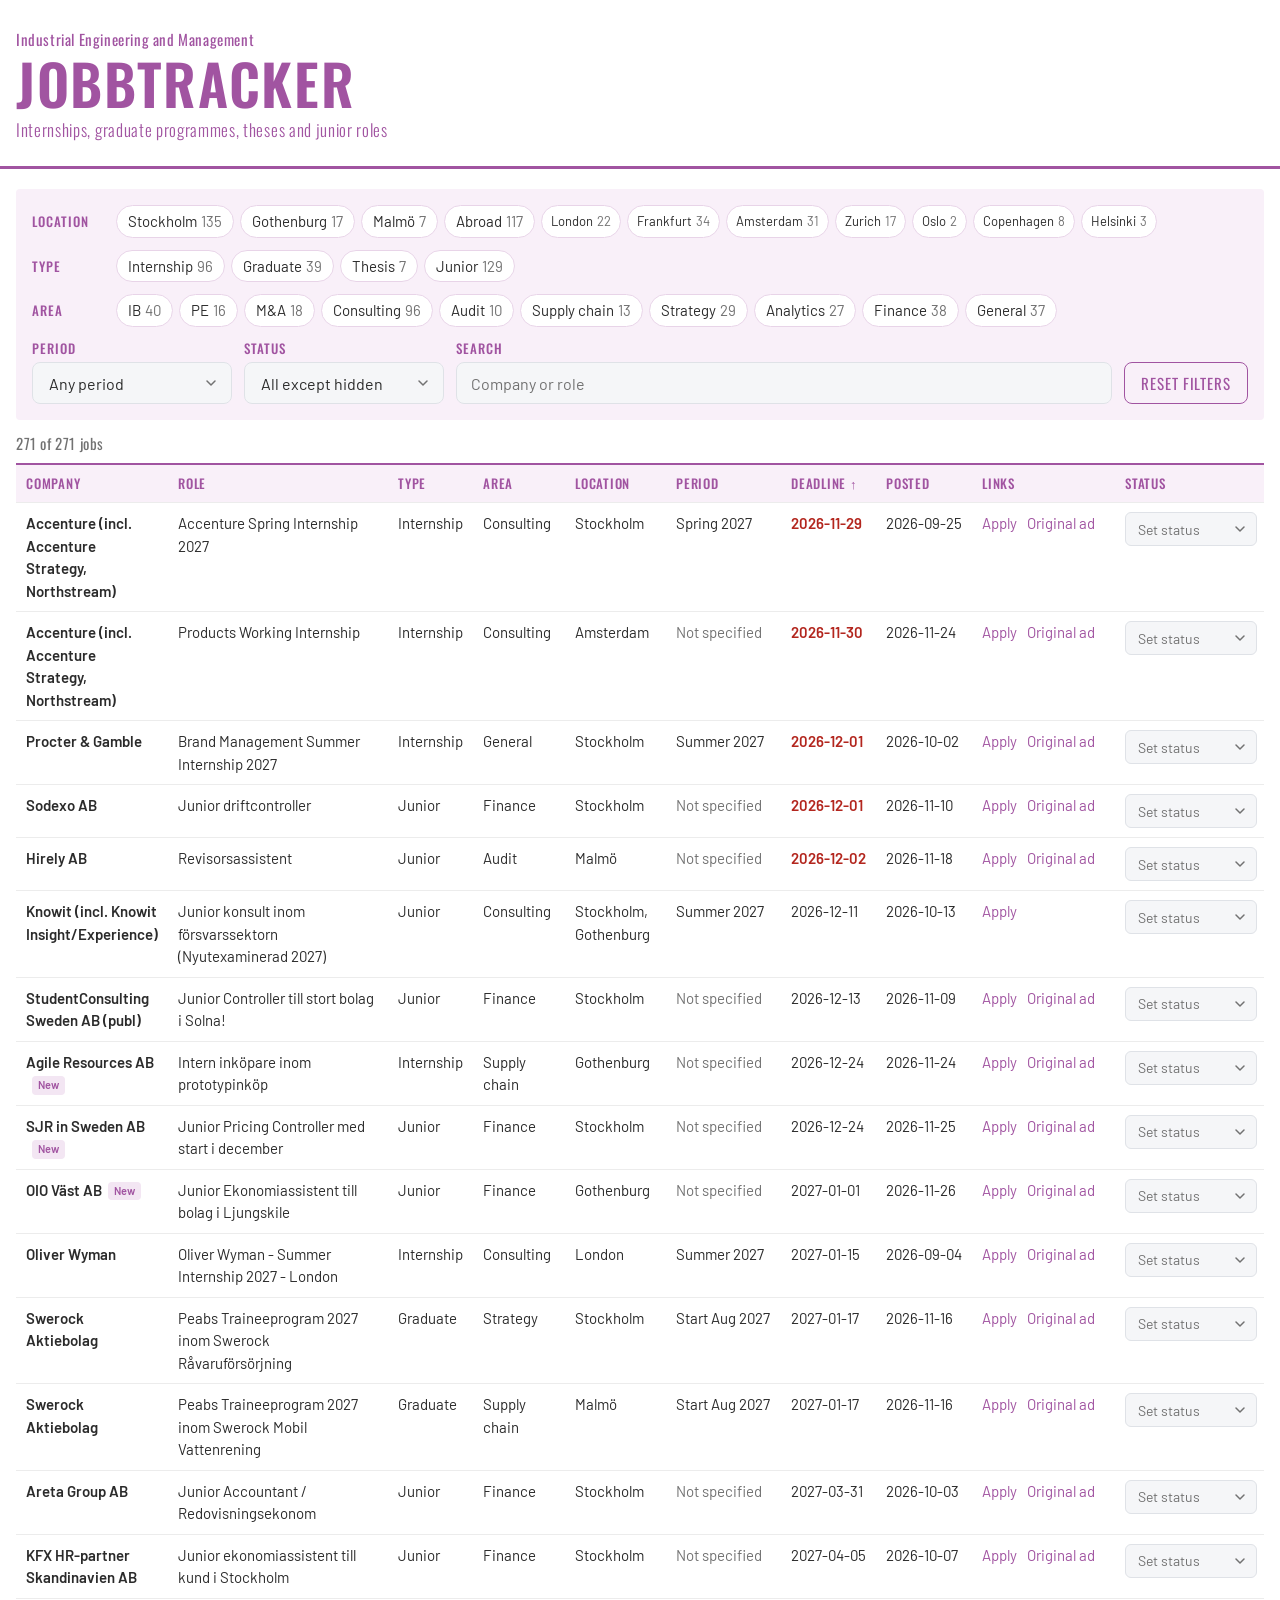
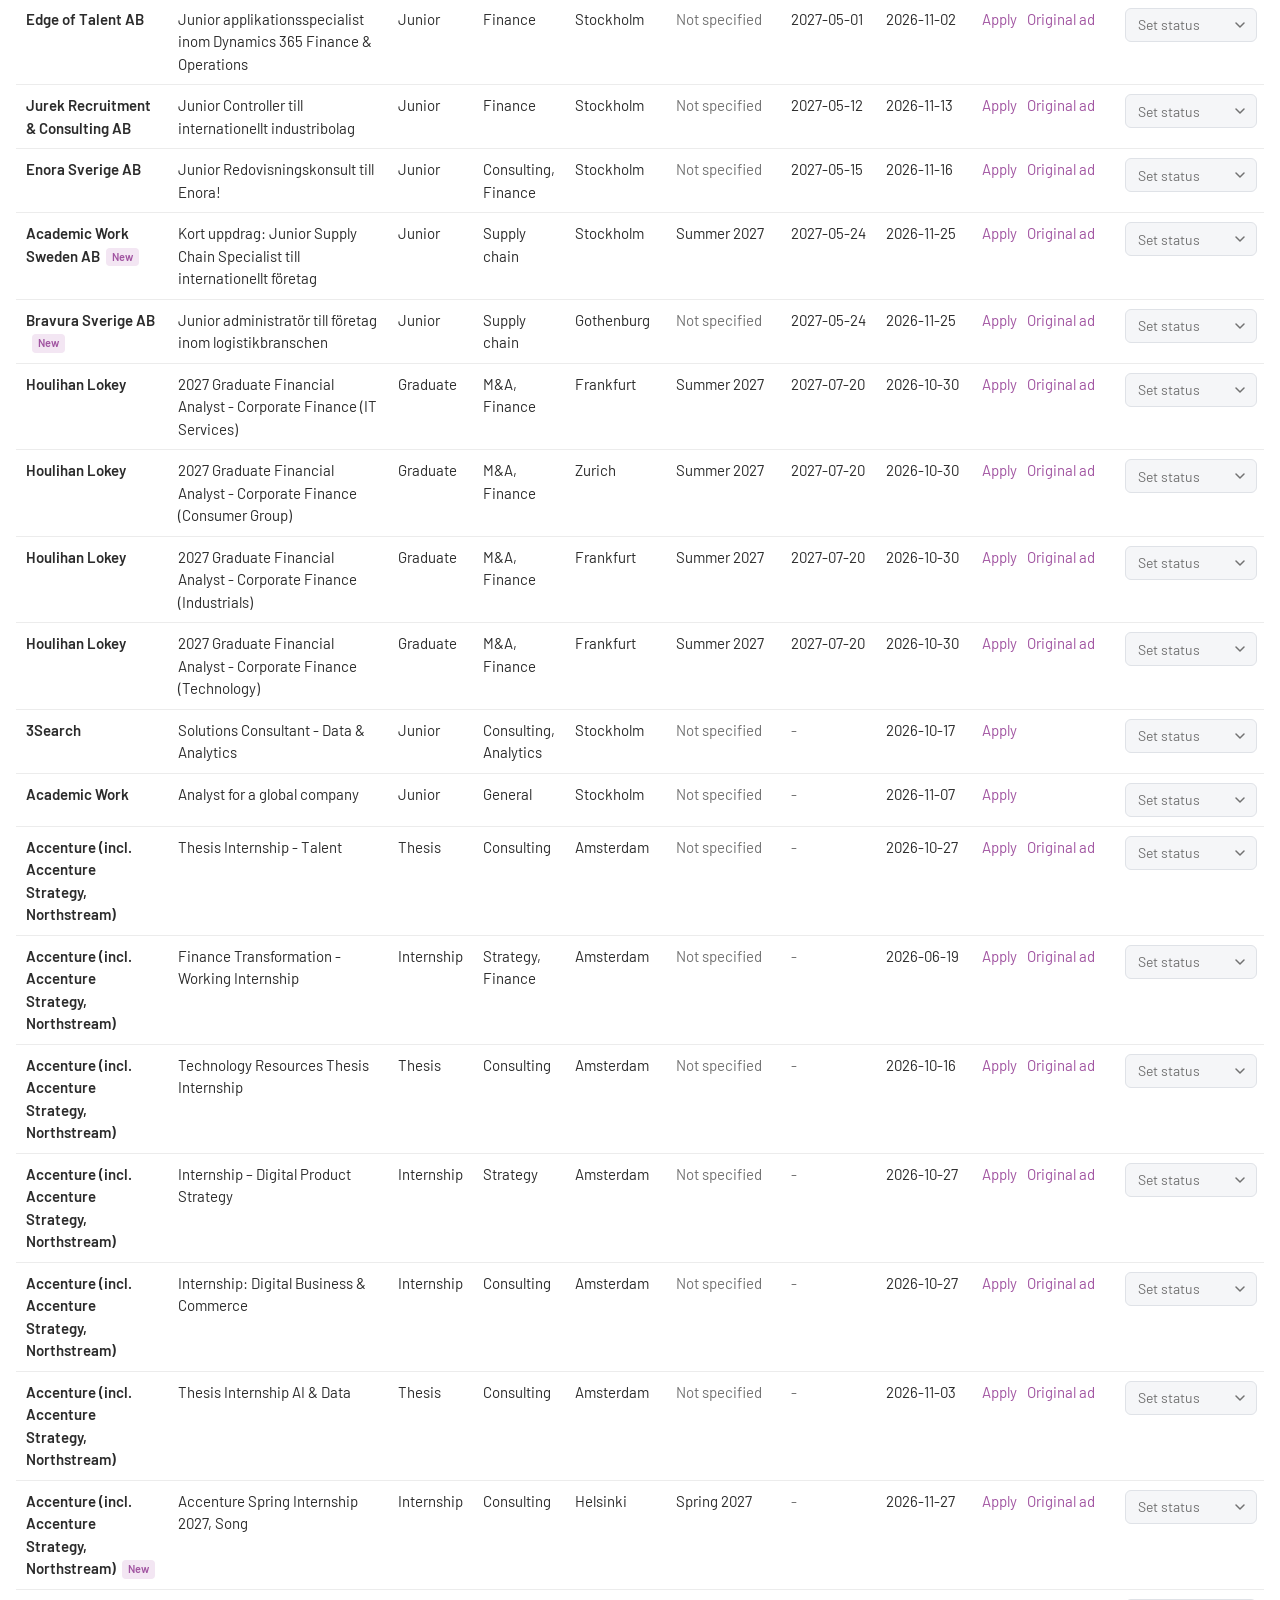
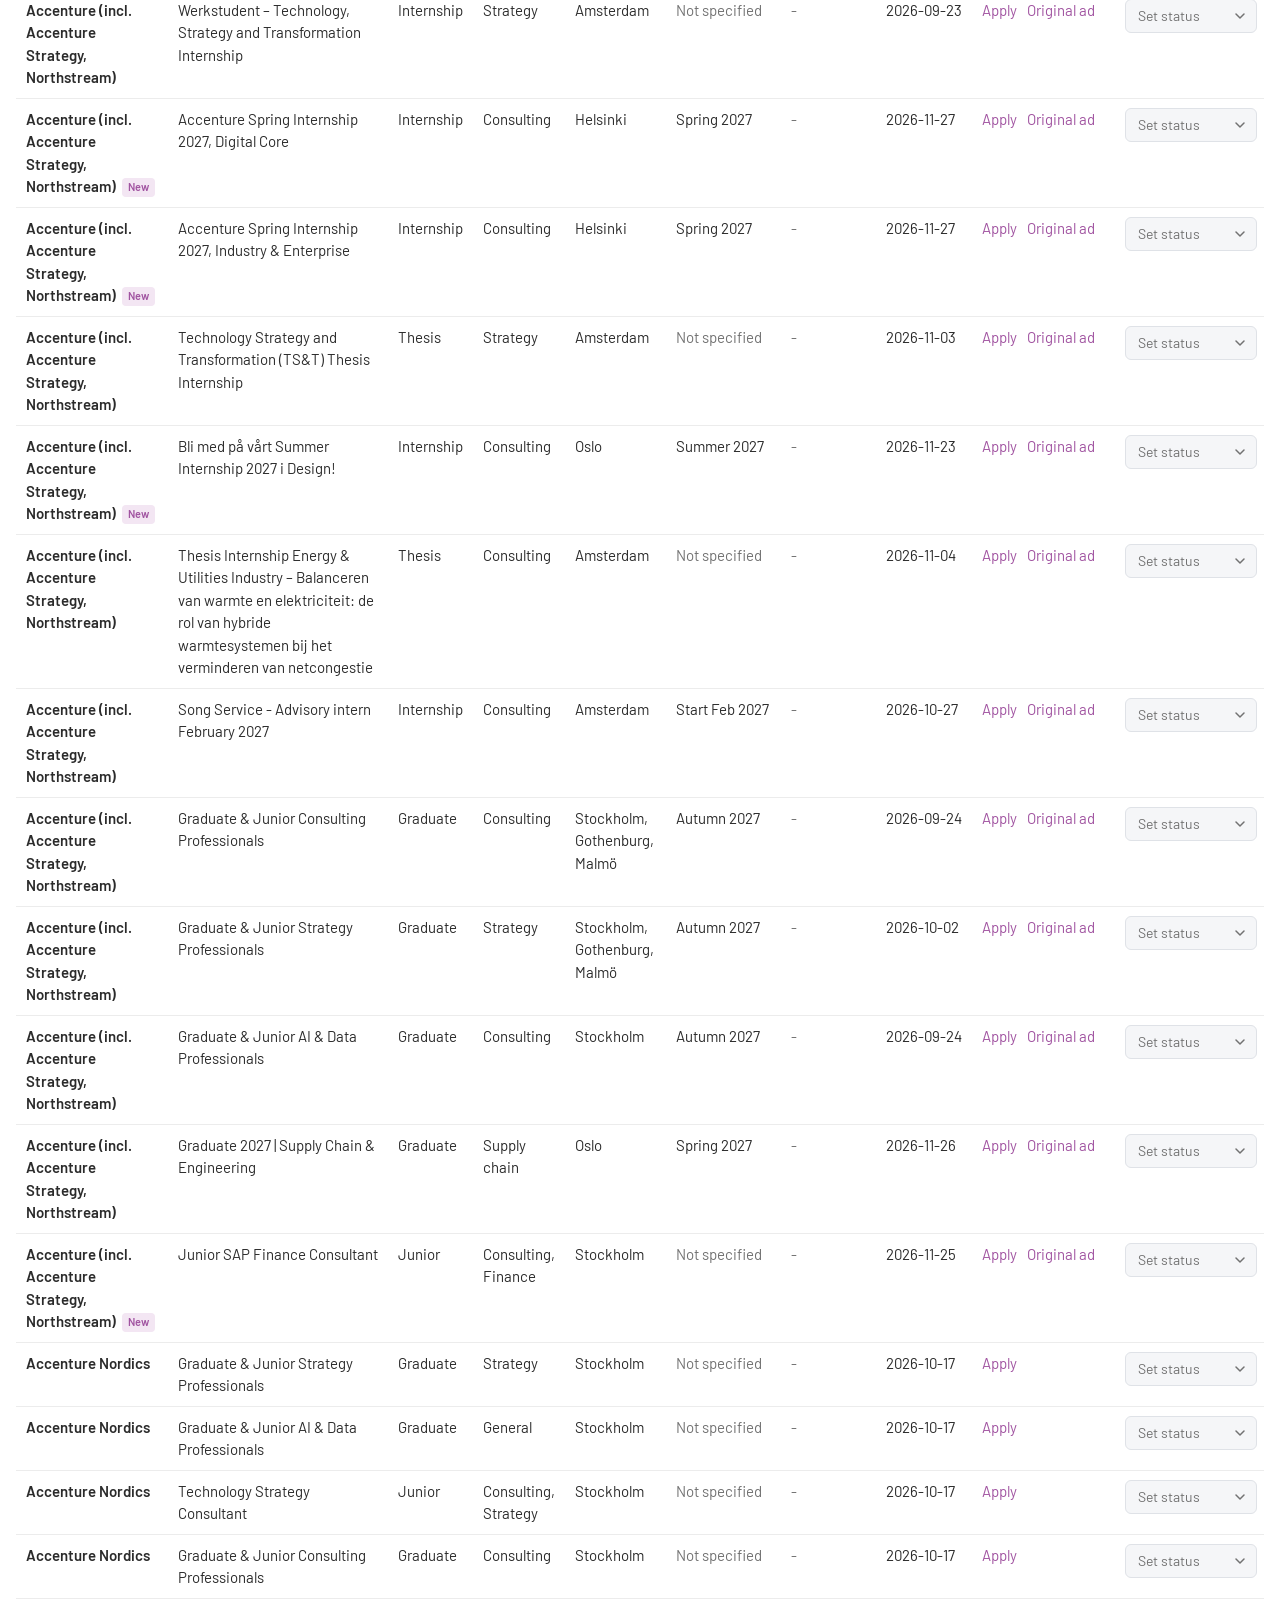
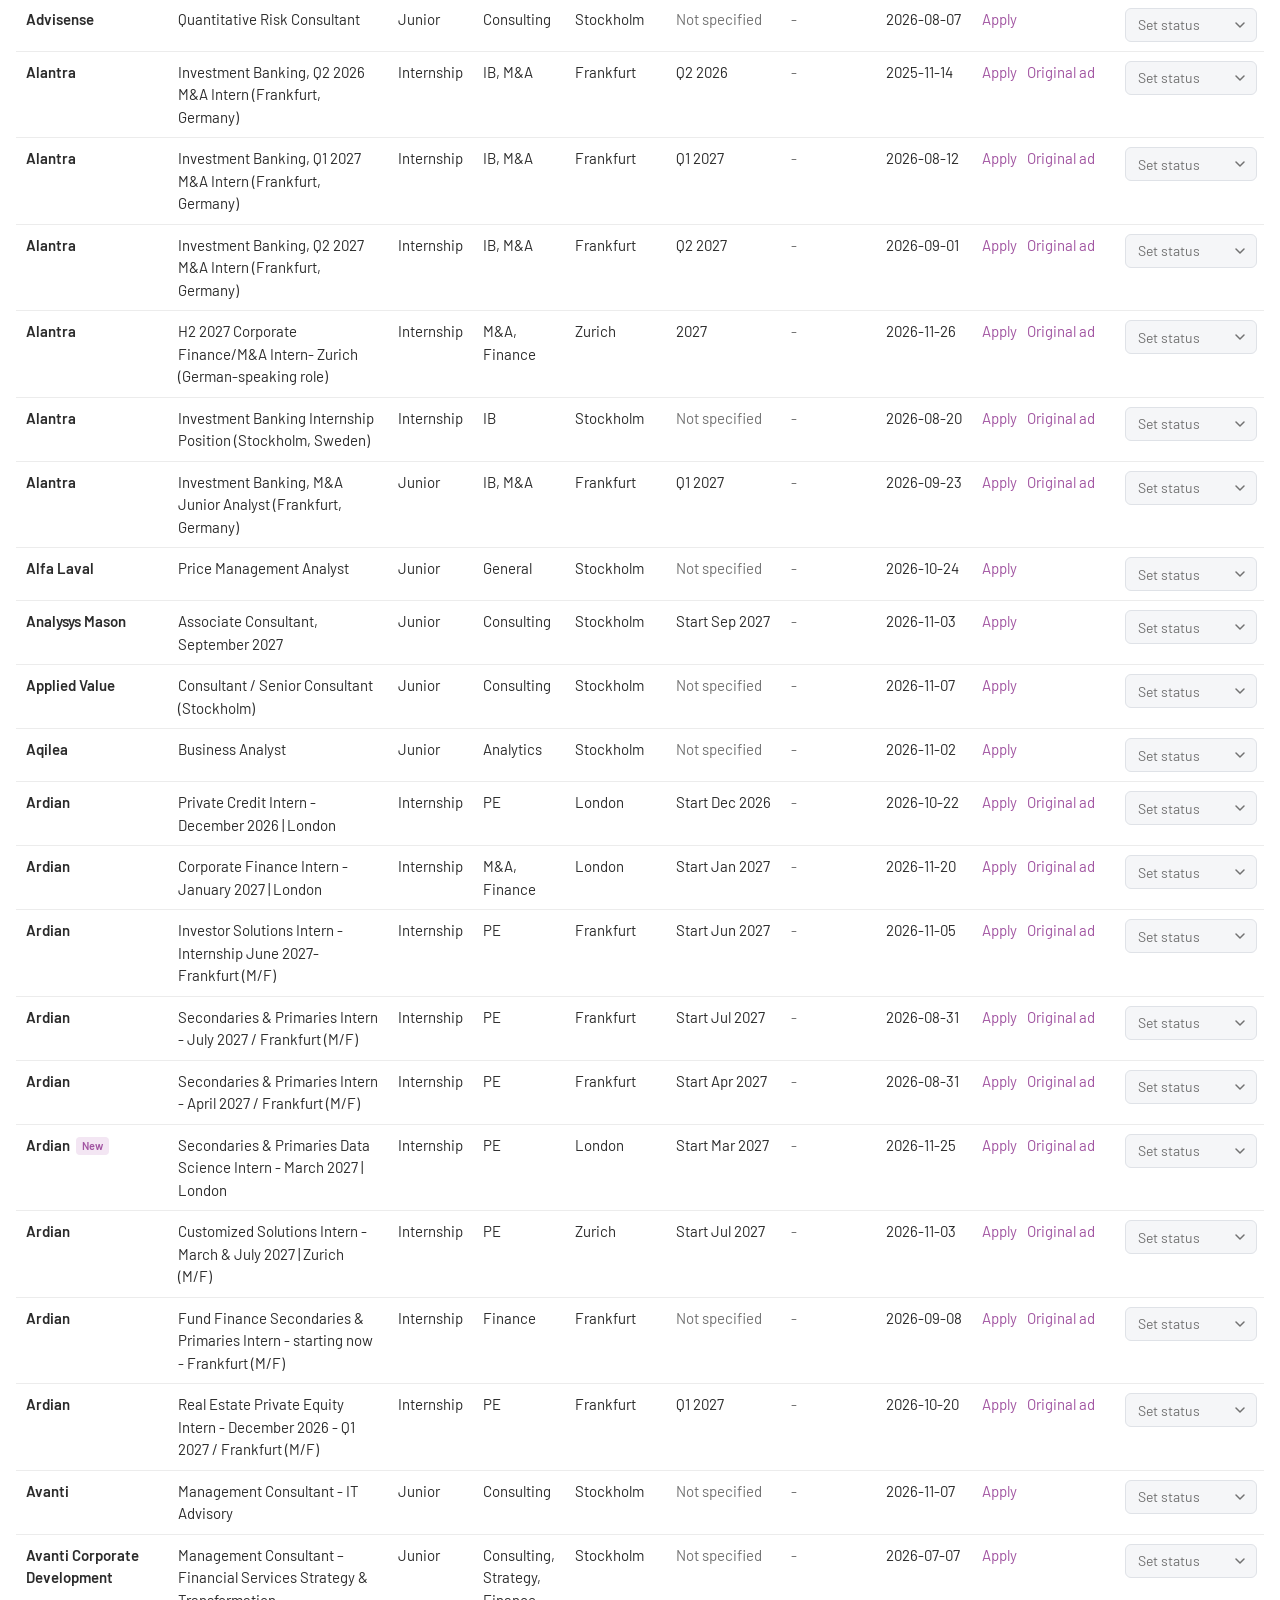
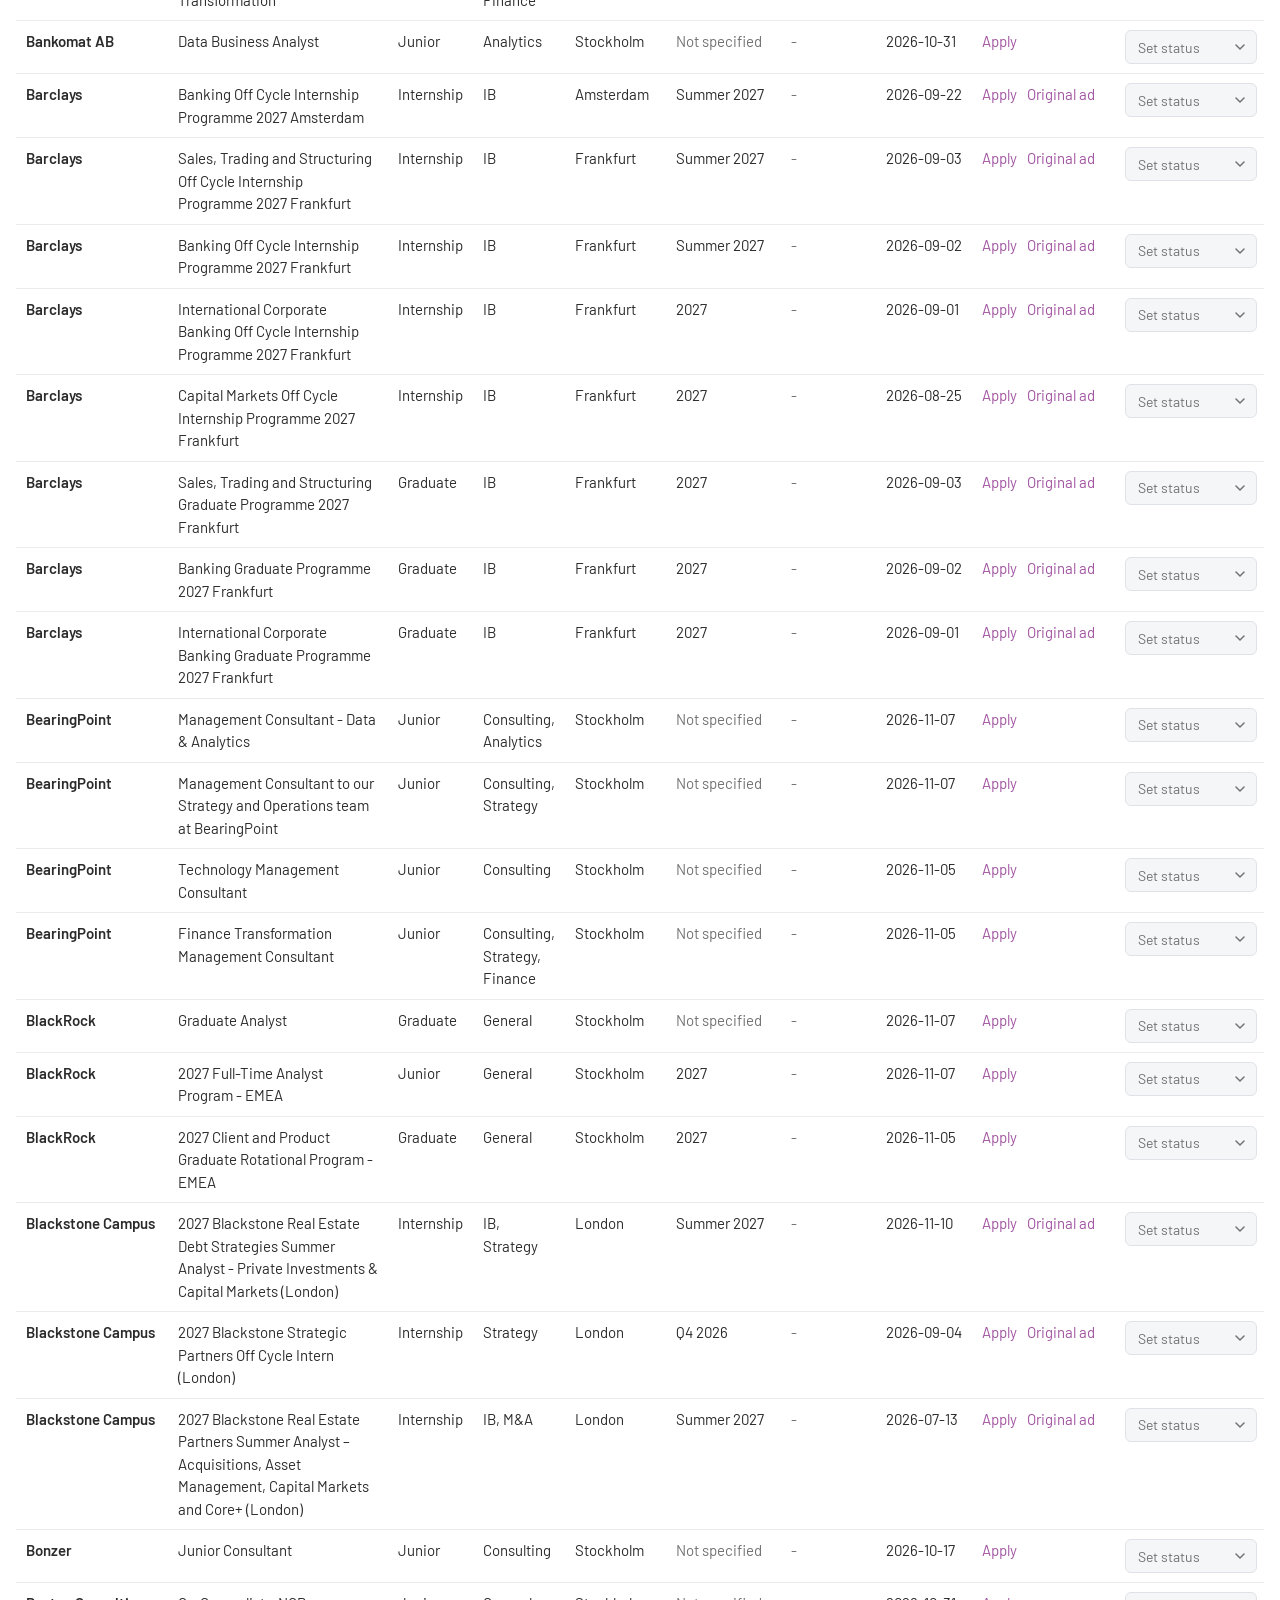
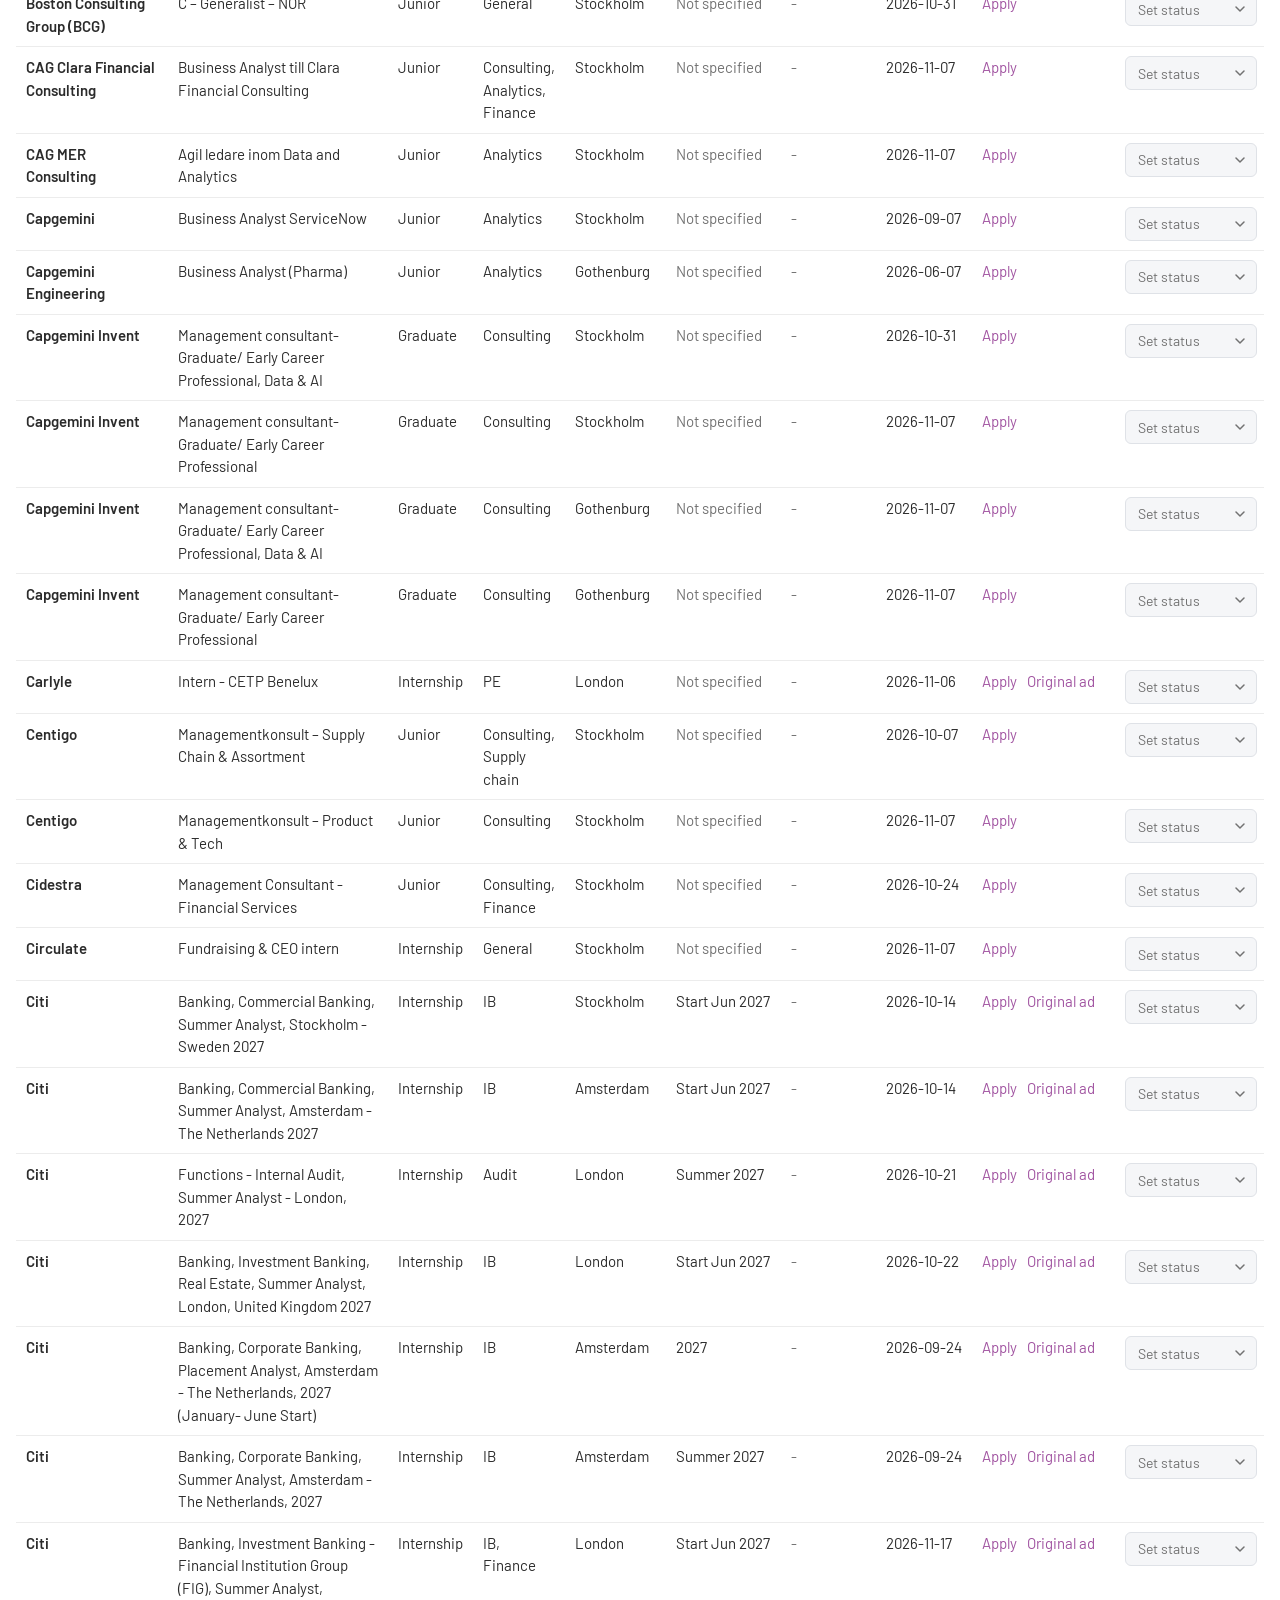
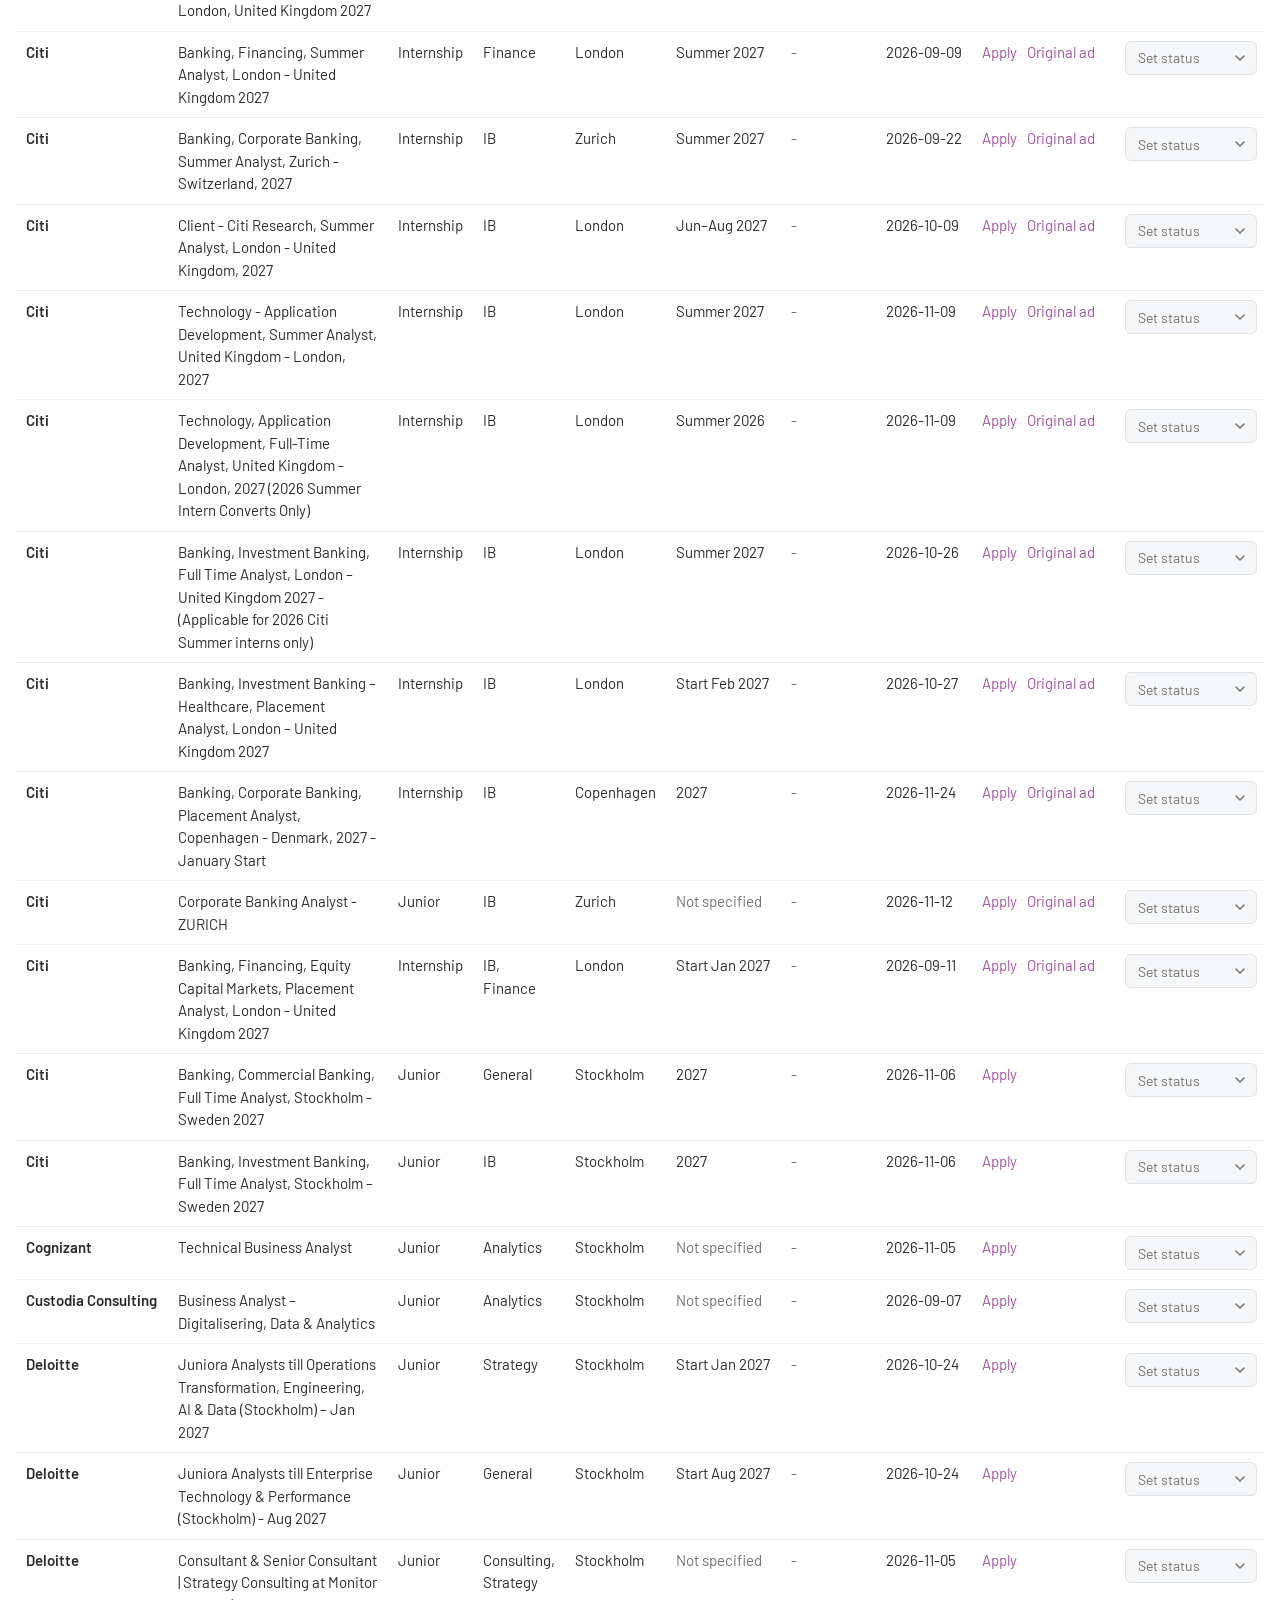
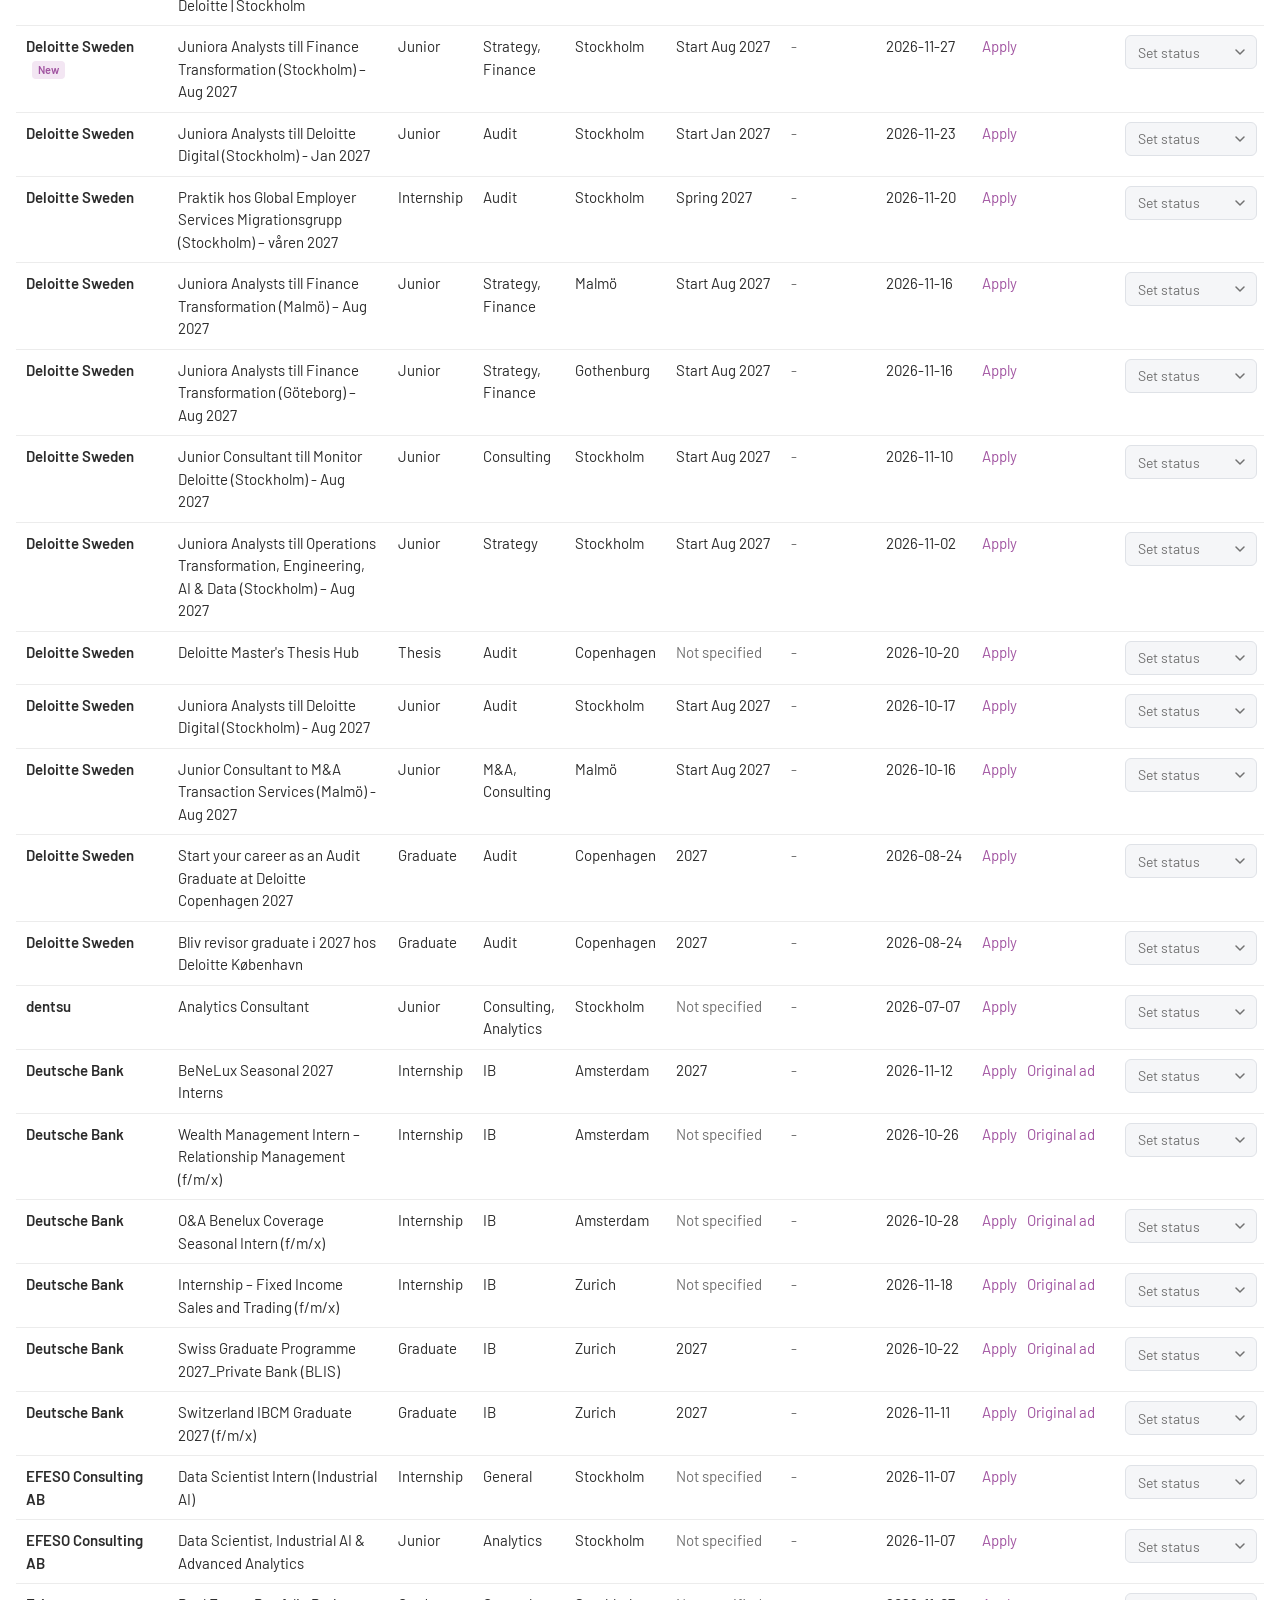
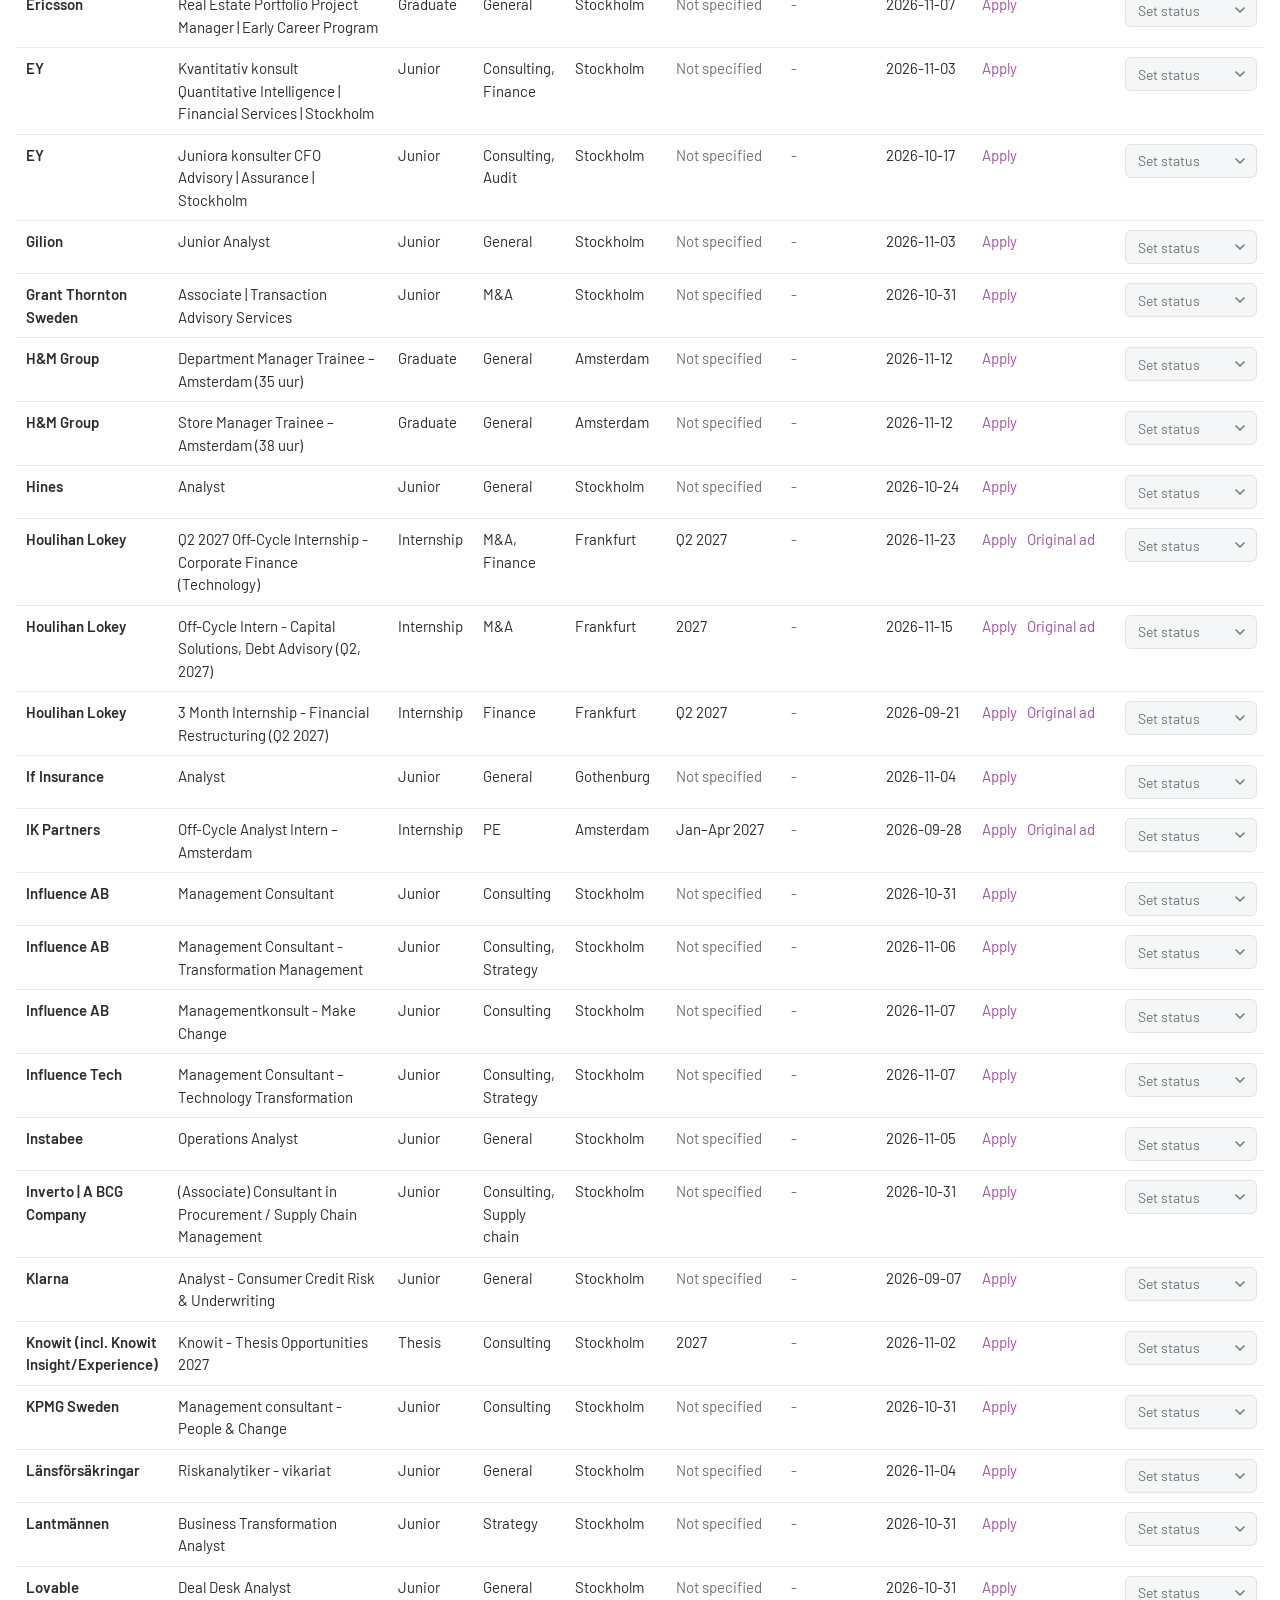
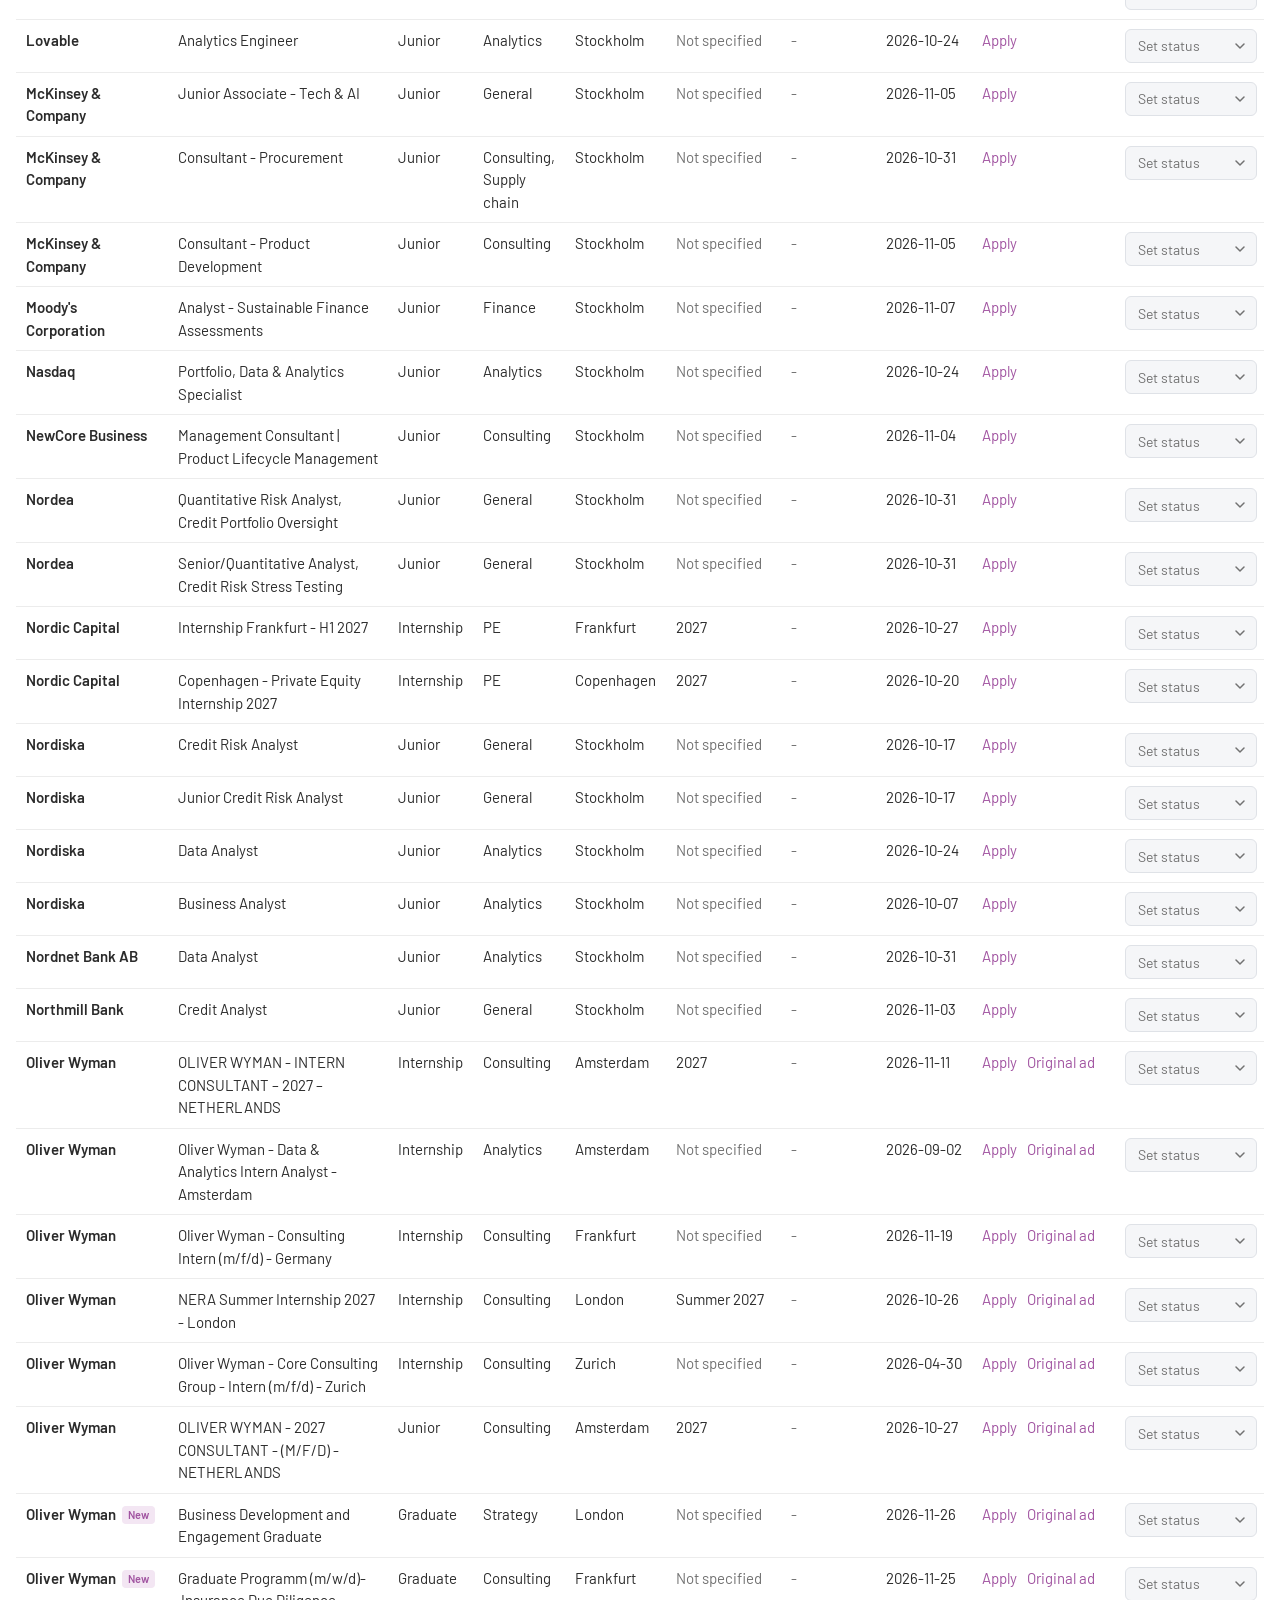
<file: site/index.html>
<!doctype html>
<html lang="en">
<head>
  <meta charset="utf-8">
  <meta name="viewport" content="width=device-width, initial-scale=1">
  <title>Jobbtracker</title>
  <meta name="description" content="Internships, graduate programmes, theses and junior roles for industrial engineering and management students.">
  <link rel="preconnect" href="https://fonts.googleapis.com">
  <link rel="preconnect" href="https://fonts.gstatic.com" crossorigin>
  <link rel="stylesheet" href="https://fonts.googleapis.com/css2?family=Barlow:wght@300;400;500;600&family=Oswald:wght@300;400;500;600&display=swap">
  <link rel="stylesheet" href="style.css">
</head>
<body>
  <header class="top">
    <div class="wrap">
      <p class="eyebrow">Industrial Engineering and Management</p>
      <h1>Jobbtracker</h1>
      <p class="tagline">Internships, graduate programmes, theses and junior roles</p>
    </div>
  </header>

  <main class="wrap">
    <section class="filters" aria-label="Filters">
      <div class="filter-group" role="group" aria-label="Location">
        <span class="label">Location</span>
        <div class="chips" id="city-chips"></div>
      </div>
      <div class="filter-group" role="group" aria-label="Type">
        <span class="label">Type</span>
        <div class="chips" id="type-chips"></div>
      </div>
      <div class="filter-group" role="group" aria-label="Area">
        <span class="label">Area</span>
        <div class="chips" id="area-chips"></div>
      </div>
      <div class="filter-row">
        <div class="field">
          <span class="label" id="period-label">Period</span>
          <div class="dropdown" id="period" data-labelledby="period-label"></div>
        </div>
        <div class="field">
          <span class="label" id="status-label">Status</span>
          <div class="dropdown" id="status-filter" data-labelledby="status-label"></div>
        </div>
        <label class="field grow">
          <span class="label">Search</span>
          <input id="search" type="search" placeholder="Company or role" autocomplete="off">
        </label>
        <button id="reset" class="ghost" type="button">Reset filters</button>
      </div>
    </section>

    <p class="summary" id="summary" aria-live="polite"></p>

    <div class="table-wrap">
      <table id="jobs">
        <thead>
          <tr>
            <th data-sort="company">Company</th>
            <th data-sort="title">Role</th>
            <th data-sort="type">Type</th>
            <th data-sort="areas">Area</th>
            <th data-sort="cities">Location</th>
            <th data-sort="period">Period</th>
            <th data-sort="deadline">Deadline</th>
            <th data-sort="posted">Posted</th>
            <th>Links</th>
            <th>Status</th>
          </tr>
        </thead>
        <tbody></tbody>
      </table>
    </div>
    <p class="empty" id="empty" hidden>No jobs match these filters.</p>

    <details class="manual">
      <summary>Companies not tracked automatically</summary>
      <p>These career sites have no public job feed we can read. Check them directly.</p>
      <ul id="manual-list"></ul>
    </details>
  </main>

  <footer class="wrap foot" id="foot"></footer>

  <script src="app.js"></script>
</body>
</html>
</file>
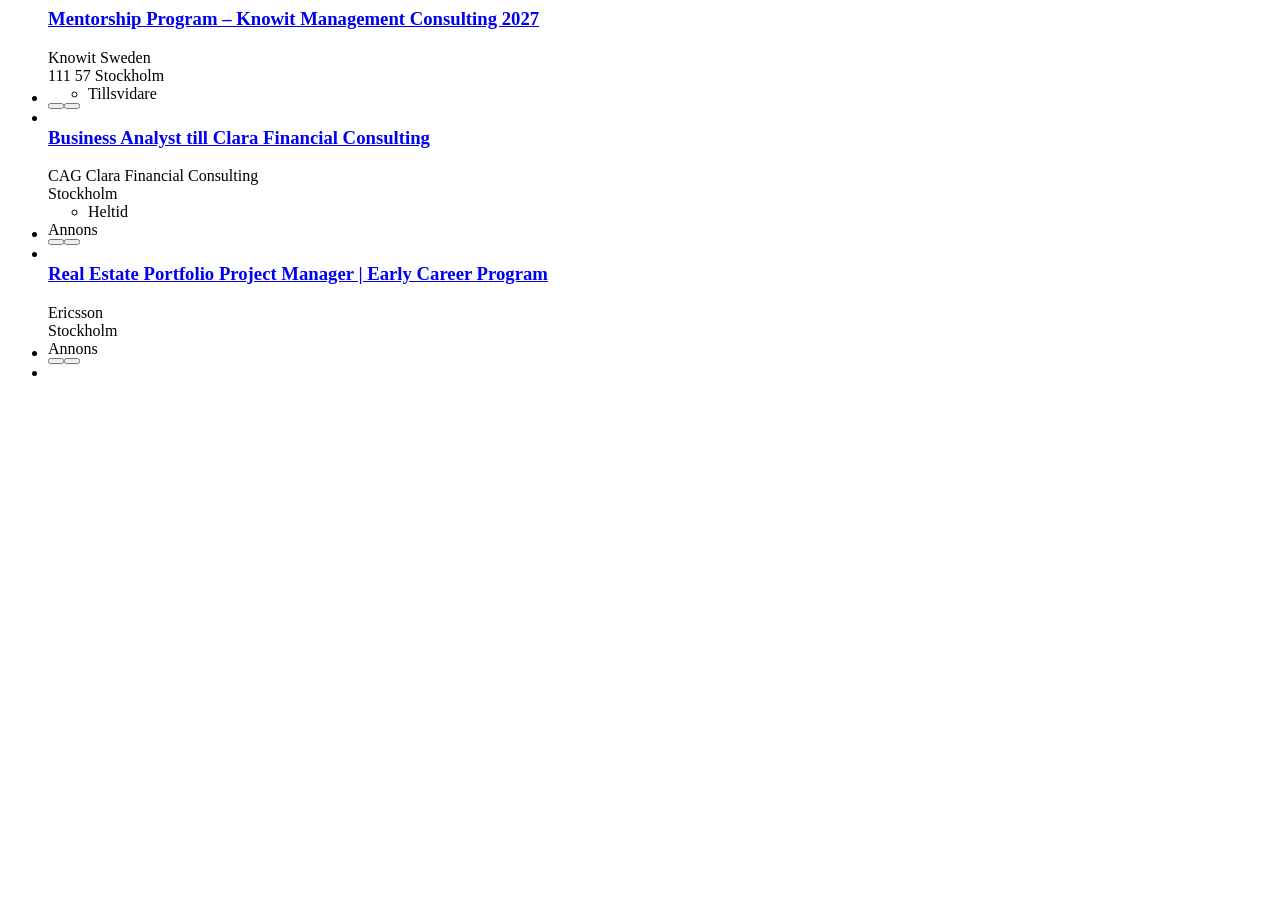
<file: tests/fixtures/indeed_search.html>
<html><body><ul><li><div class="job_seen_beacon"><table class="mainContentTable css-13i7zt6 eu4oa1w0" cellpadding="0" cellspacing="0" role="presentation"><tbody><tr><td class="resultContent css-1o6lhys eu4oa1w0"><div class="css-pt3vth e37uo190"><h3 class="jobTitle css-1apalw6 eu4oa1w0" tabindex="-1"><a id="job_715d72b3d605d359" data-mobtk="1k6rkeloahbda800" data-jk="715d72b3d605d359" data-hiring-event="false" data-hide-spinner="true" role="button" aria-label="all information om Mentorship Program – Knowit Management Consulting 2027" class="jcs-JobTitle css-1baag51 eu4oa1w0" href="/rc/clk?jk=715d72b3d605d359&amp;bb=u1AfOzqxryU1IbSKKwgKsTIJUWQHR8qgURUb4y57y_ctwj5edgC5XJX3BsEImwl0efnDOY5bAeqswVgPjTyr_iH8eSNTyvel2kpK6m8OPWQsIOo9aW0jJ2j41DRvfzpFyOyntOJsaVW1HSACOX5DVPWX2Z4YAHZTQnY3OBF8_rfpi9H5bGHgjA%3D%3D&amp;xkcb=SoD867M2cbg1Zjz5S50LbzkdCdPP&amp;fccid=ff03629992b4a9e8&amp;vjs=3" rel="nofollow" aria-pressed="true"><span title="Mentorship Program – Knowit Management Consulting 2027" id="jobTitle-715d72b3d605d359">Mentorship Program – Knowit Management Consulting 2027</span></a></h3></div><div class="css-u74ql7 eu4oa1w0"><div class="css-1dp5abh eu4oa1w0"><div class="css-1dp5abh eu4oa1w0"><div class="css-1dp5abh eu4oa1w0"><div class="company_location css-o9i1wn e37uo190"><div elementtiming="significant-render" data-testid="timing-attribute"><div class="css-1afmp4o e37uo190"><span data-testid="company-name" class="css-19eicqx eu4oa1w0">Knowit Sweden</span></div><div data-testid="text-location" class="css-1f06pz4 eu4oa1w0">111 57 Stockholm</div></div></div><div aria-hidden="true" class="css-1u56afg eu4oa1w0"></div></div><div class="jobMetaDataGroup css-jf723e eu4oa1w0"><ul class="heading6 tapItem-gutter metadataContainer css-1hl5lcb eu4oa1w0"><li class="mosaic-provider-jobcards-fswglz e1xnxm2i0" data-testid="attribute_snippet_testid"><div class="mosaic-provider-jobcards-1het13u ecydgvn0"><div class="mosaic-provider-jobcards-1f1q1js ecydgvn1"><span class="css-zydy3i e1wnkr790">Tillsvidare</span></div></div></li></ul><div class="heading6 error-text tapItem-gutter"></div></div></div></div><div class="underShelfFooter"><div class="heading6 tapItem-gutter css-1wcu7u6 eu4oa1w0"></div></div></div></td></tr></tbody></table><div class="ctaContainer ctaContainer_withCompanyInfo"><button class="bookmark bookmark-tap-target mosaic-provider-jobcards-ykqx5t e8ju0x50" aria-label="Save job Toggle" aria-pressed="false"></button><button class="dislike-tap-target mosaic-provider-jobcards-1pc3wcg e8ju0x50" aria-label="Inget intresse" data-testid="dislikeicon"></button></div><div aria-live="polite"></div></div></div></div></div></div></div><span aria-live="polite" class="visually-hidden css-16euvrx eu4oa1w0"></span><!--/$--></li><li class="css-1ac2h1w eu4oa1w0"><!--$--><div class="cardOutline tapItem dd-privacy-allow result job_ff4f6f729965fa2f maybeSponsoredJob resultWithShelf sponTapItem desktop css-rhoekz eu4oa1w0"><div class="slider_container css-weo834 eu4oa1w0" data-testid="slider_container"><div class="slider_list css-1bej0z4 eu4oa1w0"><div data-testid="slider_item" class="slider_item css-17bghu4 eu4oa1w0"><div data-testid="fade-in-wrapper" class="css-u74ql7 eu4oa1w0"></li><li><div class="job_seen_beacon"><table class="mainContentTable css-13i7zt6 eu4oa1w0" cellpadding="0" cellspacing="0" role="presentation"><tbody><tr><td class="resultContent css-1o6lhys eu4oa1w0"><div class="css-pt3vth e37uo190"><h3 class="jobTitle css-1apalw6 eu4oa1w0" tabindex="-1"><a id="sj_ff4f6f729965fa2f" data-mobtk="1k6rkeloahbda800" data-jk="ff4f6f729965fa2f" data-ci="455933426" data-empn="6777418191609175" data-hiring-event="false" data-hide-spinner="true" role="button" aria-label="all information om Business Analyst till Clara Financial Consulting" class="jcs-JobTitle css-1baag51 eu4oa1w0" href="/pagead/clk?mo=r&amp;ad=[base64]&amp;fvj=1&amp;xkcb=SoC86_M2cbg1Zjz5S50KbzkdCdPP&amp;p=1&amp;jsa=8302&amp;camk=UoKtGZLa3XItfqtHo6BOVw==&amp;vjs=3" rel="nofollow"><span title="Business Analyst till Clara Financial Consulting" id="jobTitle-ff4f6f729965fa2f">Business Analyst till Clara Financial Consulting</span></a></h3></div><div class="css-u74ql7 eu4oa1w0"><div class="css-1dp5abh eu4oa1w0"><div class="css-1dp5abh eu4oa1w0"><div class="css-1dp5abh eu4oa1w0"><div class="company_location css-o9i1wn e37uo190"><div data-testid="timing-attribute"><div class="css-1afmp4o e37uo190"><span data-testid="company-name" class="css-19eicqx eu4oa1w0">CAG Clara Financial Consulting</span></div><div data-testid="text-location" class="css-1f06pz4 eu4oa1w0">Stockholm</div></div></div><div aria-hidden="true" class="css-1u56afg eu4oa1w0"></div></div><div class="jobMetaDataGroup css-jf723e eu4oa1w0"><ul class="heading6 tapItem-gutter metadataContainer css-1hl5lcb eu4oa1w0"><li class="mosaic-provider-jobcards-fswglz e1xnxm2i0" data-testid="attribute_snippet_testid"><div class="mosaic-provider-jobcards-1het13u ecydgvn0"><div class="mosaic-provider-jobcards-1f1q1js ecydgvn1"><span class="css-zydy3i e1wnkr790">Heltid</span></div></div></li></ul><div class="heading6 error-text tapItem-gutter"></div></div></div></div><div class="underShelfFooter"><div class="heading6 tapItem-gutter css-1wcu7u6 eu4oa1w0"><span>Annons</span></div></div></div></td></tr></tbody></table><div class="ctaContainer ctaContainer_withCompanyInfo"><button class="bookmark bookmark-tap-target mosaic-provider-jobcards-ykqx5t e8ju0x50" aria-label="Save job Toggle" aria-pressed="false"></button><button class="dislike-tap-target mosaic-provider-jobcards-1pc3wcg e8ju0x50" aria-label="Inget intresse" data-testid="dislikeicon"></button></div><div aria-live="polite"></div></div></div></div></div></div></div><span aria-live="polite" class="visually-hidden css-16euvrx eu4oa1w0"></span><!--/$--></li><li class="css-1ac2h1w eu4oa1w0"><!--$--><div class="cardOutline tapItem dd-privacy-allow result job_0f266f5e1233e904 maybeSponsoredJob resultWithShelf sponTapItem desktop css-rhoekz eu4oa1w0"><div class="slider_container css-weo834 eu4oa1w0" data-testid="slider_container"><div class="slider_list css-1bej0z4 eu4oa1w0"><div data-testid="slider_item" class="slider_item css-17bghu4 eu4oa1w0"><div data-testid="fade-in-wrapper" class="css-u74ql7 eu4oa1w0"></li><li><div class="job_seen_beacon"><table class="mainContentTable css-13i7zt6 eu4oa1w0" cellpadding="0" cellspacing="0" role="presentation"><tbody><tr><td class="resultContent css-1o6lhys eu4oa1w0"><div class="css-pt3vth e37uo190"><h3 class="jobTitle css-1apalw6 eu4oa1w0" tabindex="-1"><a id="sj_0f266f5e1233e904" data-mobtk="1k6rkeloahbda800" data-jk="0f266f5e1233e904" data-ci="469903095" data-empn="745683426515515" data-hiring-event="false" data-hide-spinner="true" role="button" aria-label="all information om Real Estate Portfolio Project Manager | Early Career Program" class="jcs-JobTitle css-1baag51 eu4oa1w0" href="/pagead/clk?mo=r&amp;ad=[base64]&amp;xkcb=SoAh6_M2cbg1Zjz5S50JbzkdCdPP&amp;p=2&amp;jsa=8302&amp;camk=C3EPSzFlQw-29Dm1Zequkw==&amp;vjs=3" rel="nofollow"><span title="Real Estate Portfolio Project Manager | Early Career Program" id="jobTitle-0f266f5e1233e904">Real Estate Portfolio Project Manager | Early Career Program</span></a></h3></div><div class="css-u74ql7 eu4oa1w0"><div class="css-1dp5abh eu4oa1w0"><div class="css-1dp5abh eu4oa1w0"><div class="css-1dp5abh eu4oa1w0"><div class="company_location css-1lmuv2y e37uo190"><div data-testid="brandingLogo" class="mosaic-provider-jobcards-1g0bm5l e1v3gfax0"></div><div data-testid="timing-attribute"><div class="css-1afmp4o e37uo190"><span data-testid="company-name" class="css-19eicqx eu4oa1w0">Ericsson</span></div><div data-testid="text-location" class="css-1f06pz4 eu4oa1w0">Stockholm</div></div></div><div aria-hidden="true" class="css-1u56afg eu4oa1w0"></div></div><div class="jobMetaDataGroup css-jf723e eu4oa1w0"><div class="heading6 error-text tapItem-gutter"></div></div></div></div><div class="underShelfFooter"><div class="heading6 tapItem-gutter css-1wcu7u6 eu4oa1w0"><span>Annons</span></div></div></div></td></tr></tbody></table><div class="ctaContainer ctaContainer_withCompanyInfo"><button class="bookmark bookmark-tap-target mosaic-provider-jobcards-ykqx5t e8ju0x50" aria-label="Save job Toggle" aria-pressed="false"></button><button class="dislike-tap-target mosaic-provider-jobcards-1pc3wcg e8ju0x50" aria-label="Inget intresse" data-testid="dislikeicon"></button></div><div aria-live="polite"></div></div></div></div></div></div></div><span aria-live="polite" class="visually-hidden css-16euvrx eu4oa1w0"></span><!--/$--></li><li class="css-1ac2h1w eu4oa1w0"><!--$--><div class="cardOutline tapItem dd-privacy-allow result job_83be80aa945da313 maybeSponsoredJob resultWithShelf sponTapItem desktop css-rhoekz eu4oa1w0"><div class="slider_container css-weo834 eu4oa1w0" data-testid="slider_container"><div class="slider_list css-1bej0z4 eu4oa1w0"><div data-testid="slider_item" class="slider_item css-17bghu4 eu4oa1w0"><div data-testid="fade-in-wrapper" class="css-u74ql7 eu4oa1w0"></li></ul></body></html>
</file>
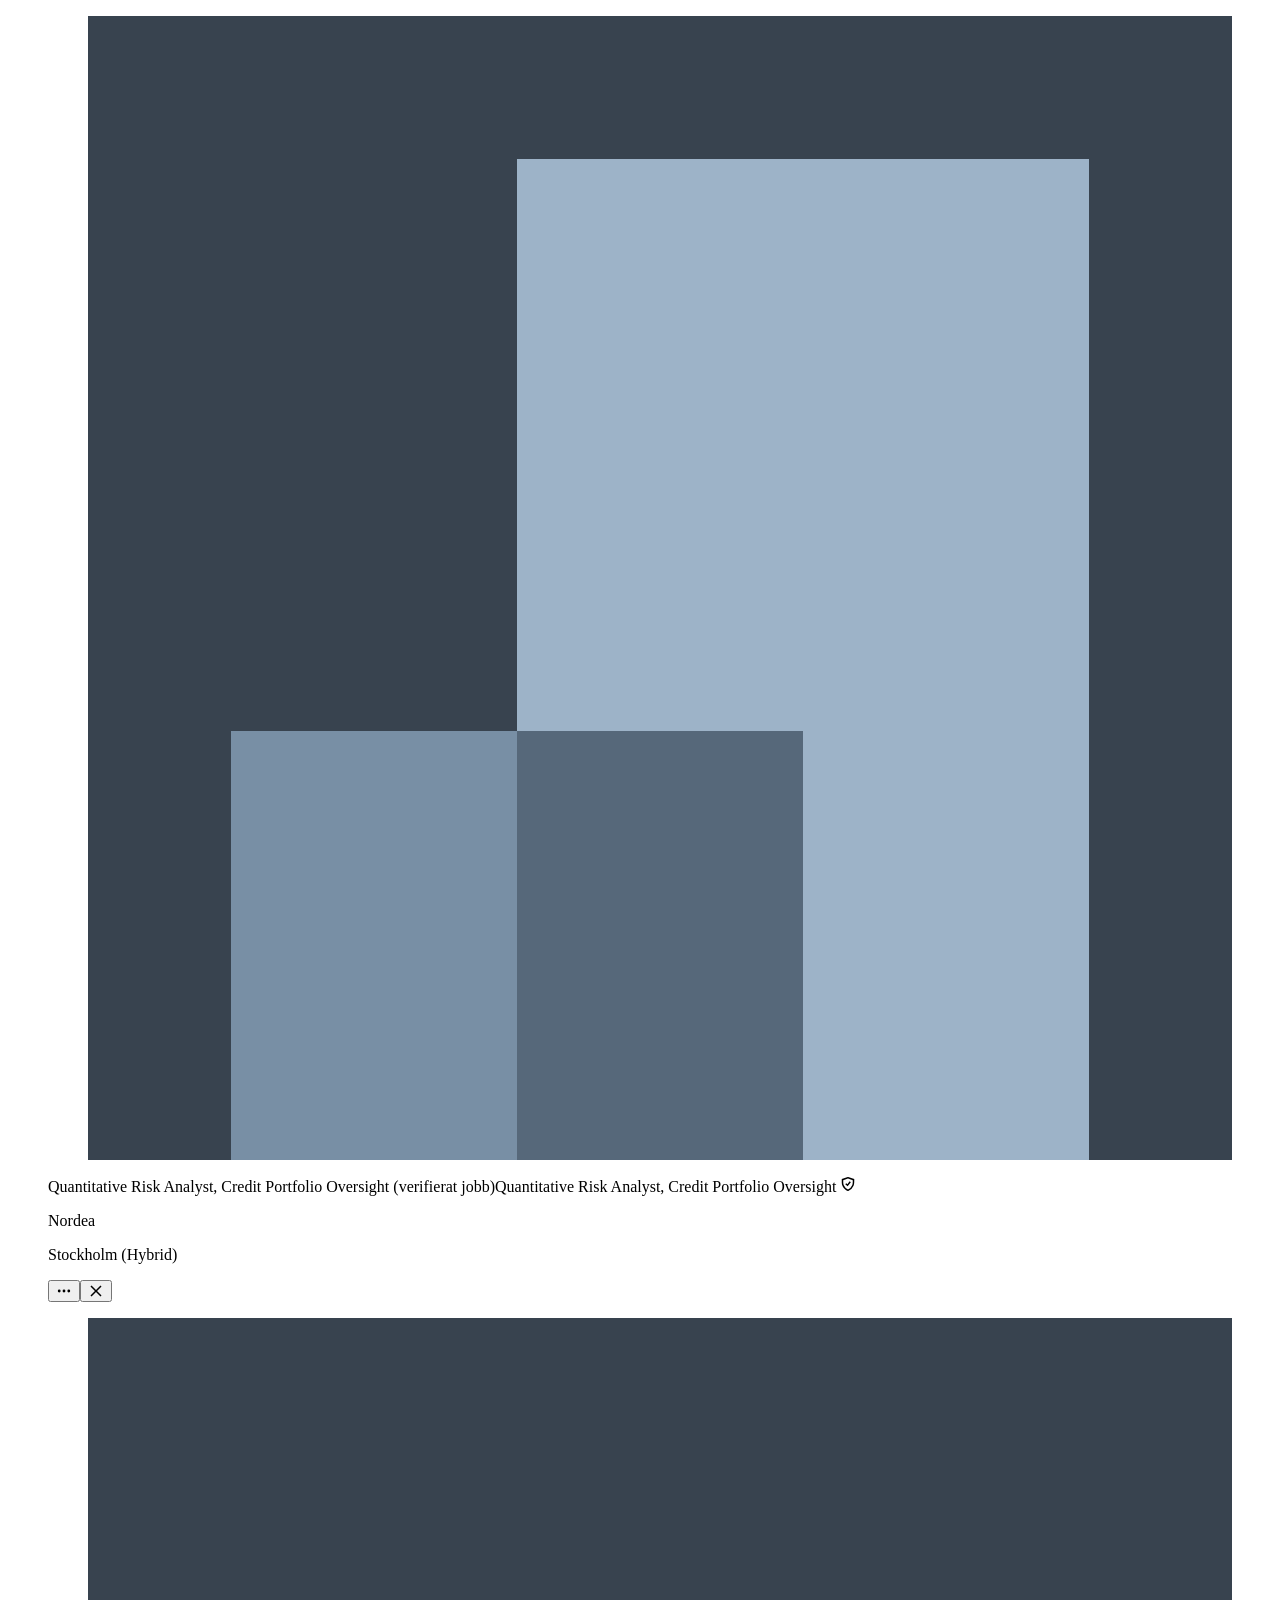
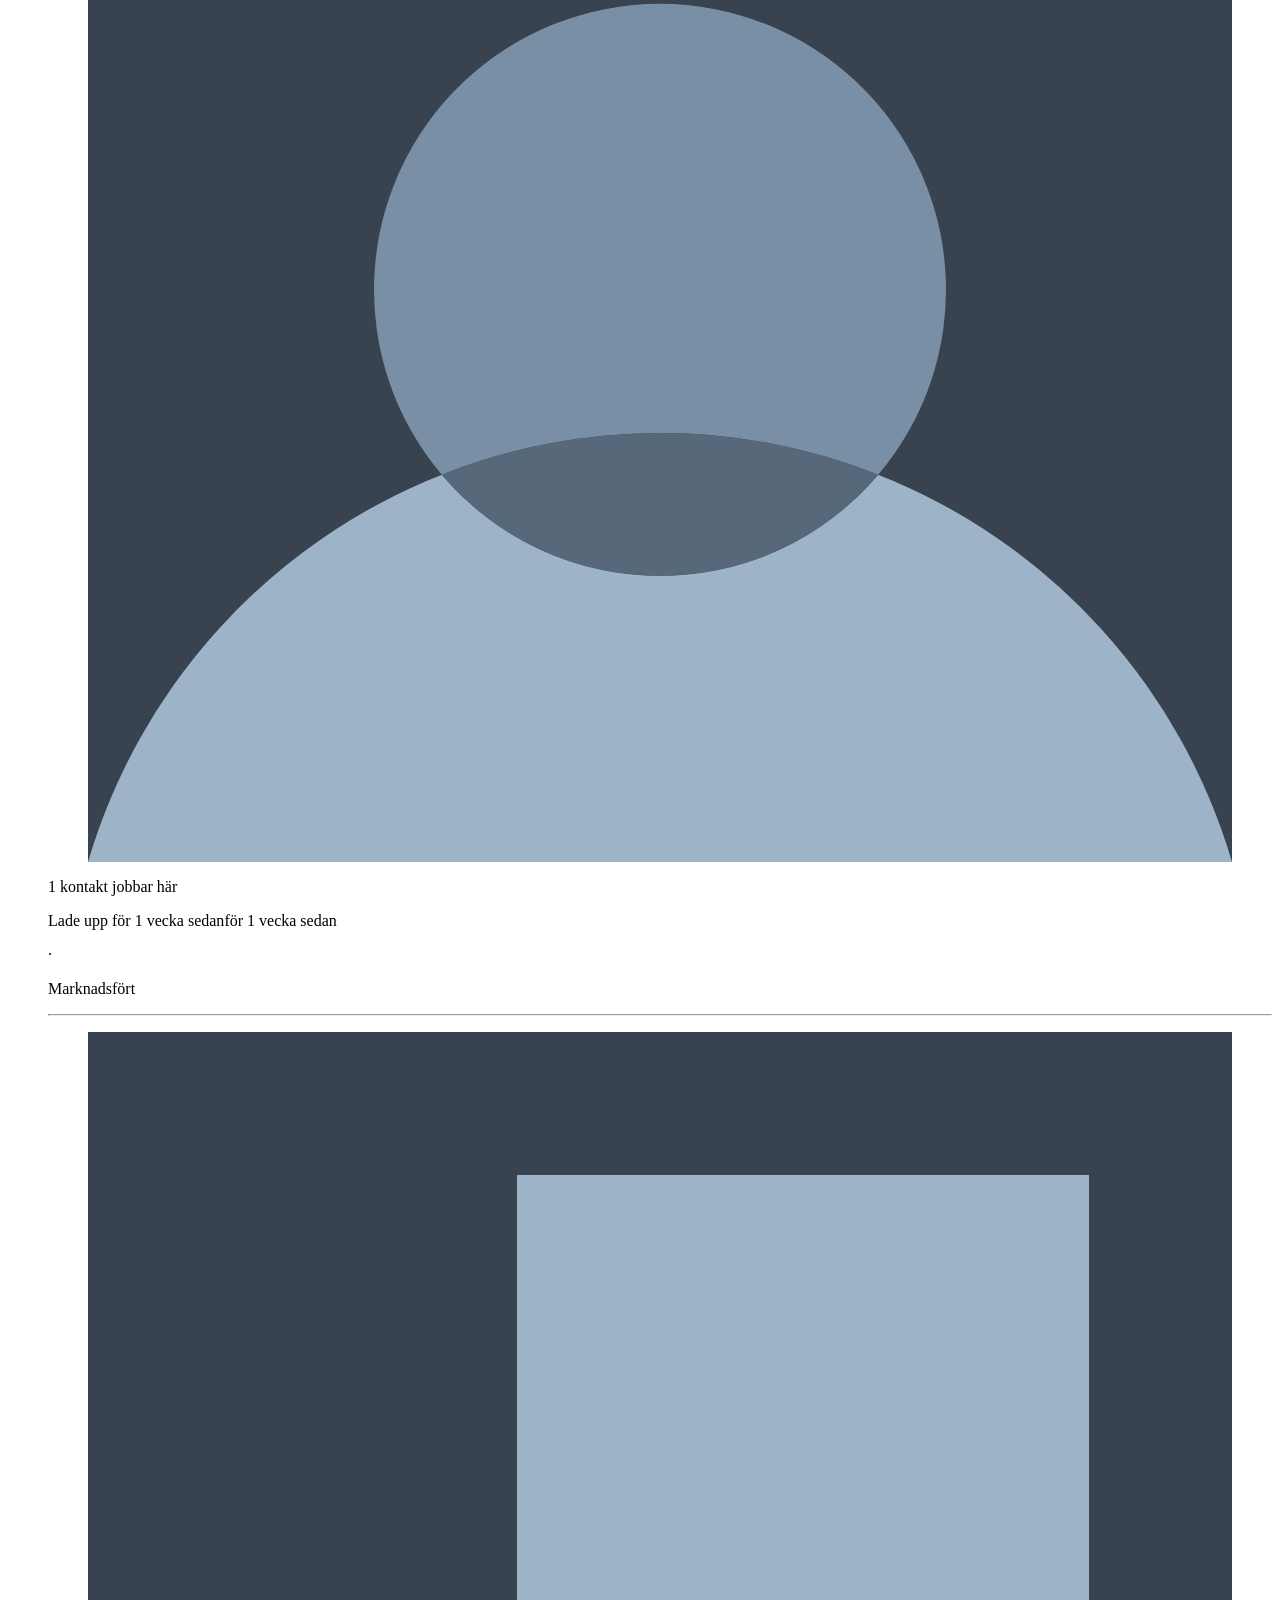
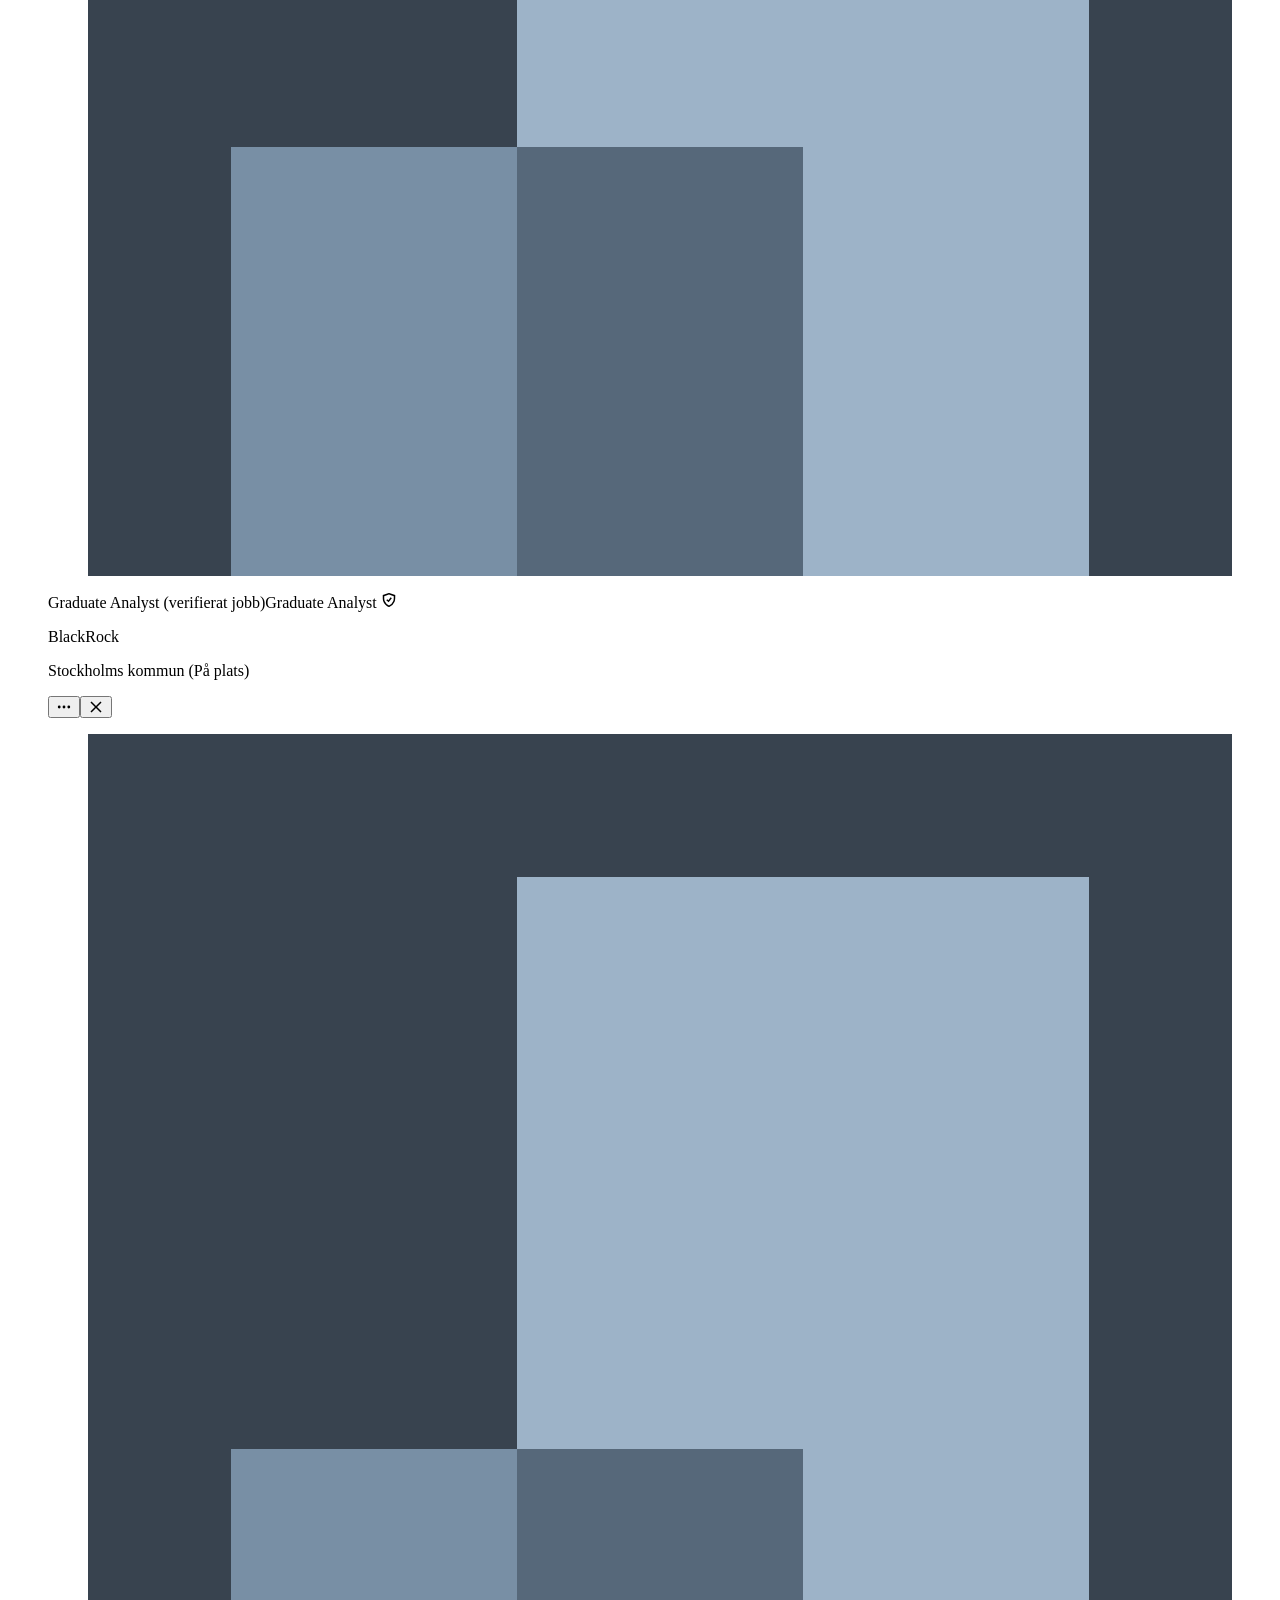
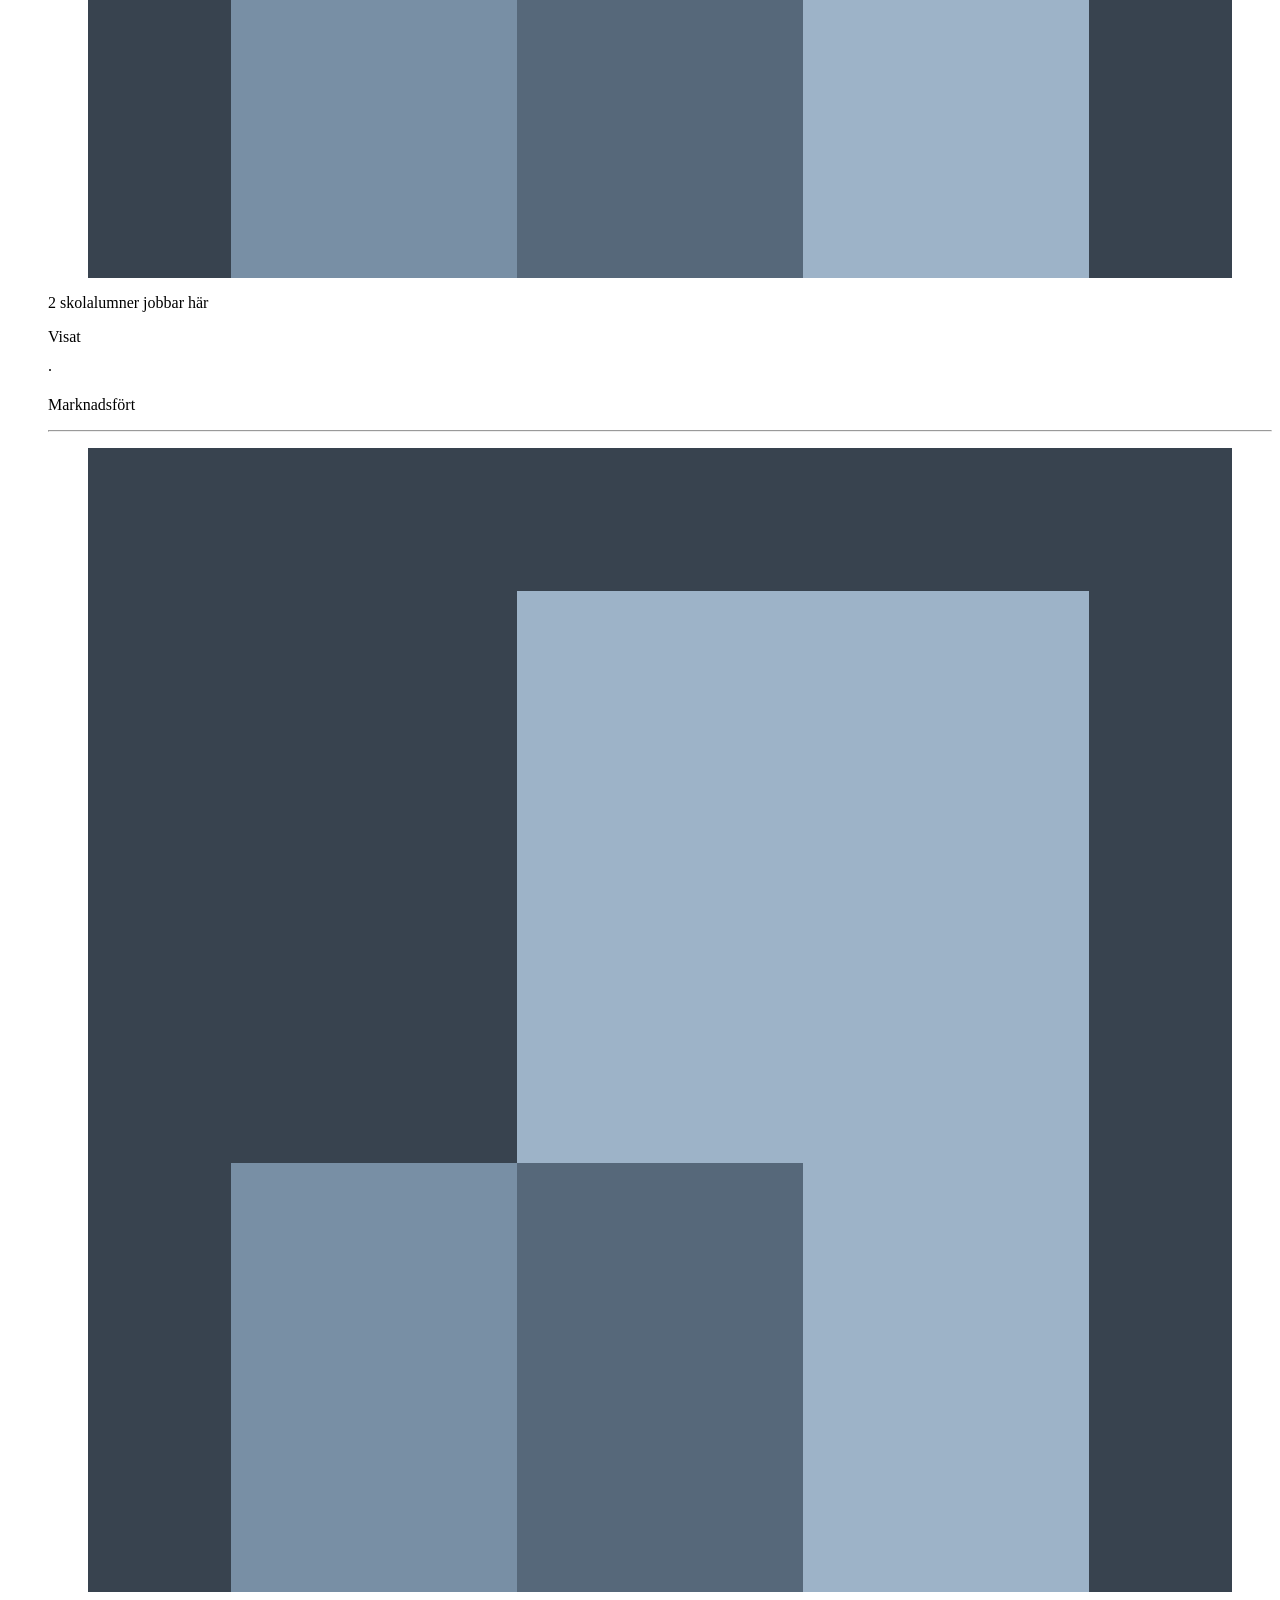
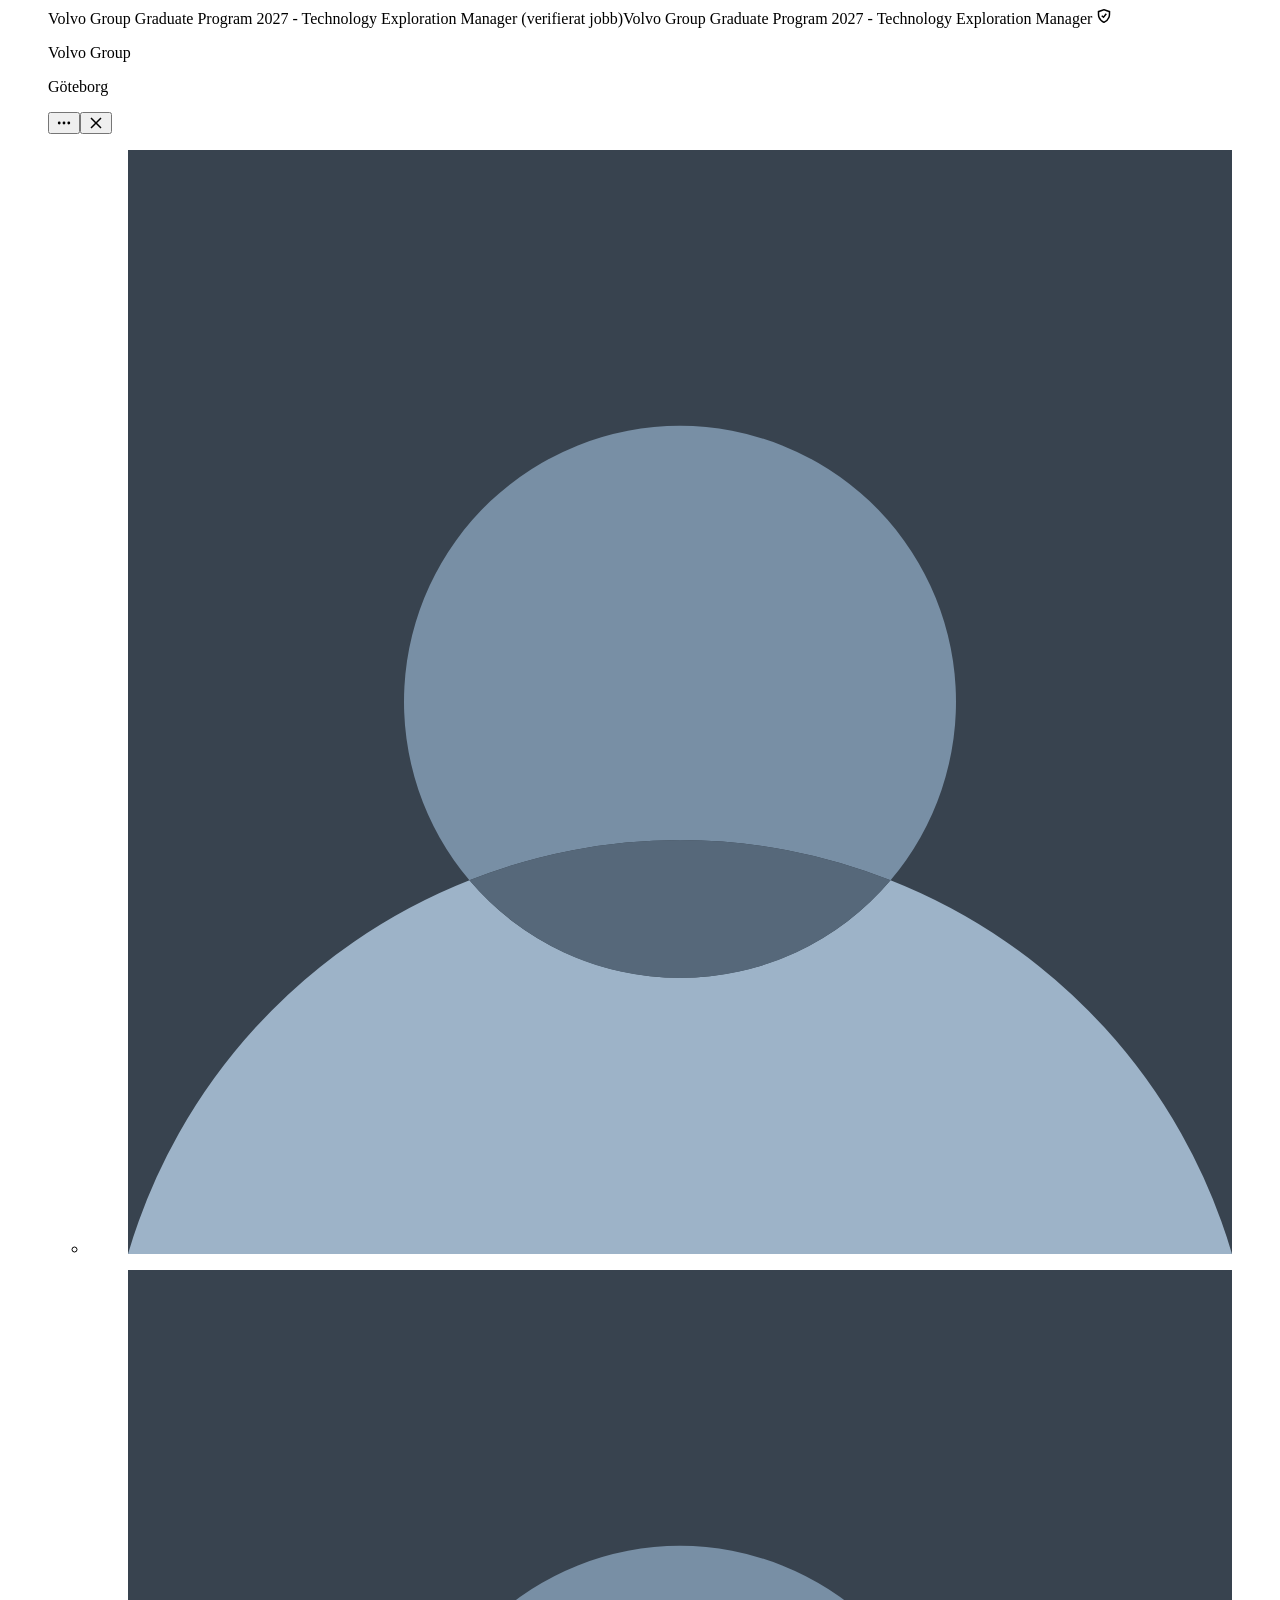
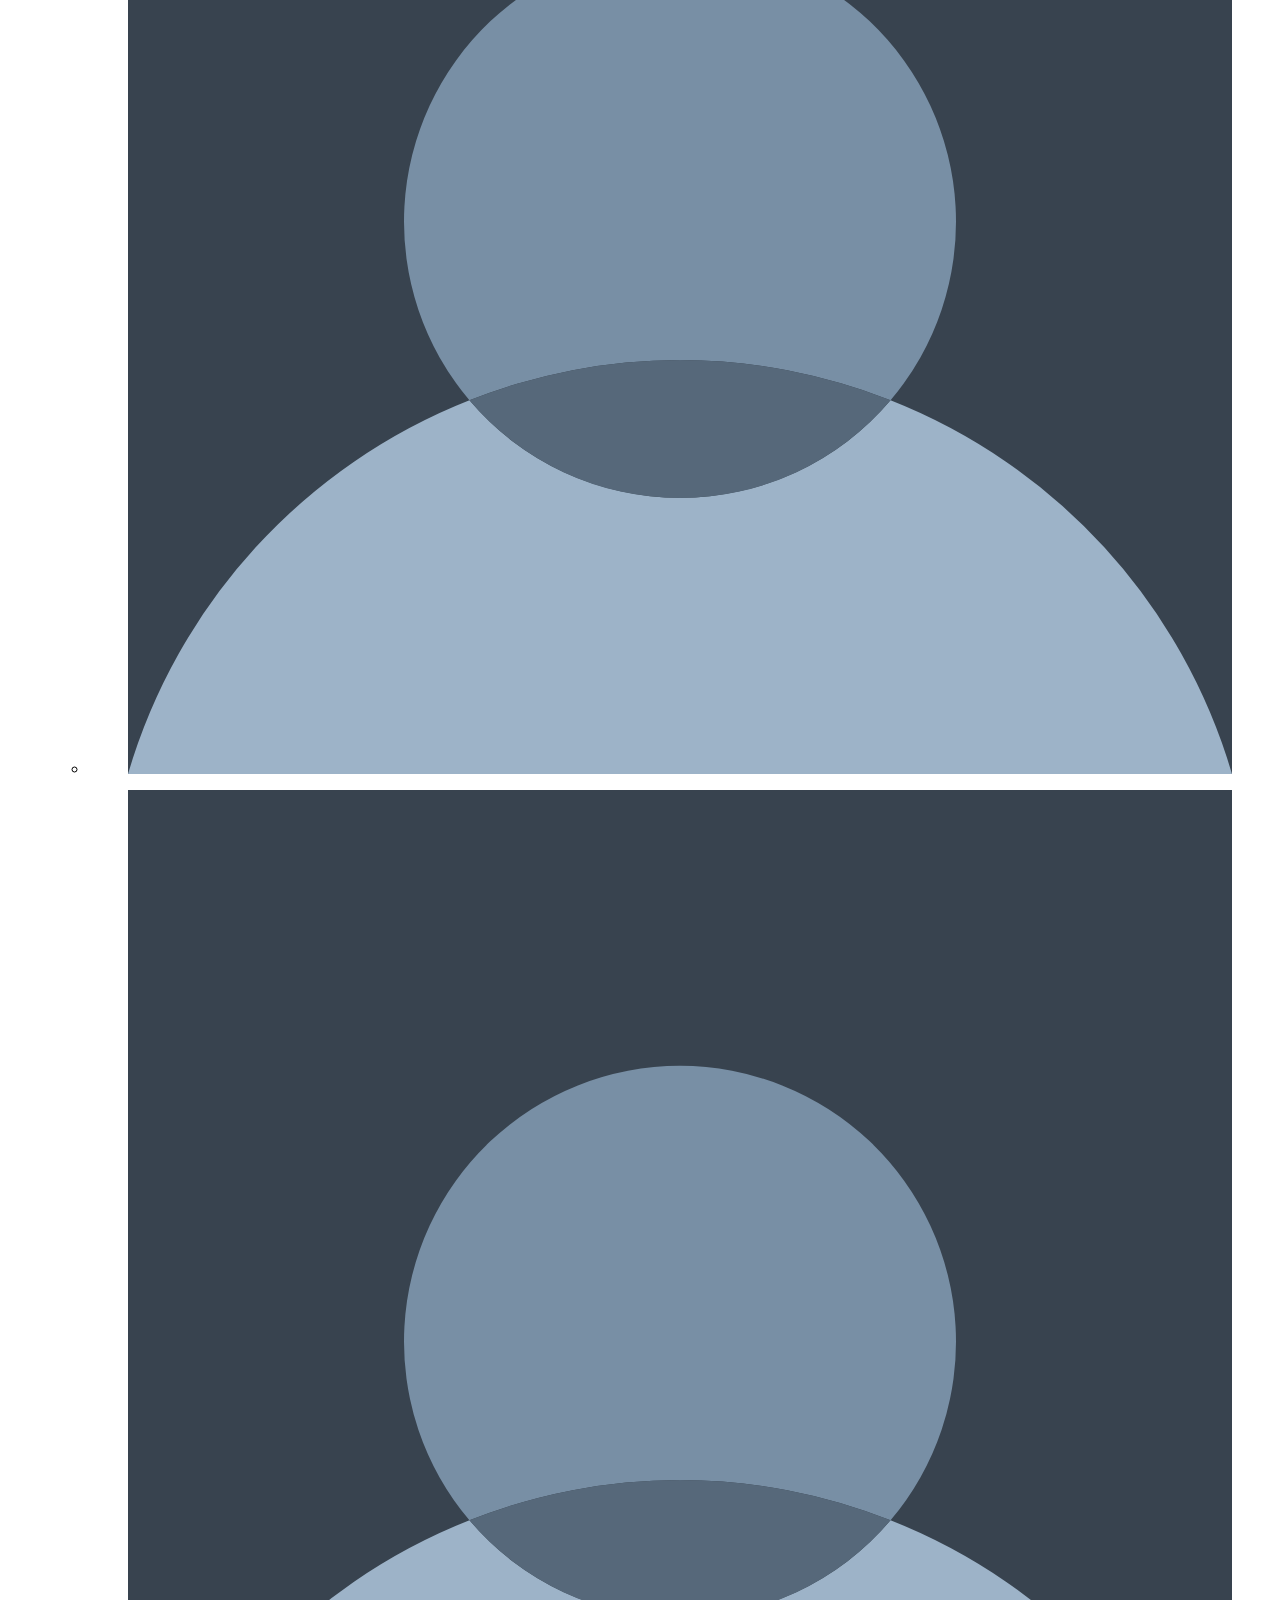
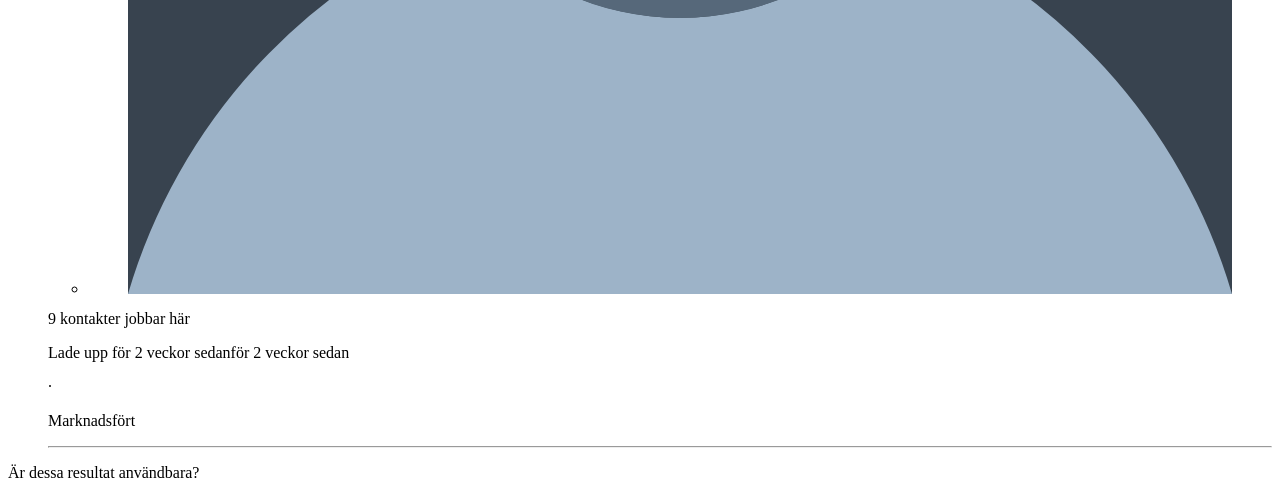
<file: tests/fixtures/linkedin_search.html>
<html><body><ul><div role="button" tabindex="0" class="gvyia7 gvyk52 gvyk5x gvymfy gvymfx gvyk8o gvyk9k gvylag gvylbc gvyt0 gvyhn4 gvyljh gvyayy" componentkey="job-card-component-ref-4484927618"><div class="gvyl4n gvyivr gvylcd gvylcu gvyldb gvyldq gvyayy gvyiun gvyj1t gvyj08 gvyj1j gvyiyn gvyl4o" componentkey="job-card-component-ref-4484927618"><div class="gvyayy gvyiu3 gvyj1t gvyj06 gvyj1k gvyiyv gvyl4o"><figure class="gvyl4v gvyl4z gvyl4x gvyaes gvya29 gvyh7b gvyhqz gvyl4o" aria-hidden="true"><svg xmlns="http://www.w3.org/2000/svg" id="company-accent-4" aria-hidden="true" viewBox="0 0 128 128" data-token-id="358" class="gvyl4q gvyl4p gvyhtr gvyh93 gvyl4u" fetchPriority="low" preserveAspectRatio="xMidYMid slice"><g display="var(--svgDisplayLight)"><path fill="#e7e2dc" d="M0 0h128v128H0z"></path><path fill="#9db3c8" d="M48 16h64v112H48z"></path><path fill="#788fa5" d="M16 80h32v48H16z"></path><path fill="#56687a" d="M48 80h32v48H48z"></path></g><g display="var(--svgDisplayDark)"><path fill="#38434f" d="M0 0h128v128H0z"></path><path fill="#9db3c8" d="M48 16h64v112H48z"></path><path fill="#788fa5" d="M16 80h32v48H16z"></path><path fill="#56687a" d="M48 80h32v48H48z"></path></g></svg></figure><div class="gvyl4n gvyivr gvyayy gvyiun gvyj1t gvyj08 gvyj1j gvyixb gvyl4o"><div class="gvyayy gvyiu3 gvyj1t gvyj06 gvyj1j gvyiyv gvyl4o"><div class="gvyl4n gvyivr gvyayy gvyiun gvyj1t gvyj08 gvyj1j gvyixb gvyl4o"><div class="gvyl4n gvyayy gvyiun gvyj1t gvyj08 gvyj1j gvyixb gvyl4o"><div class="gvyayq gvyl4o" data-display-contents="true"><p class="gvylje gvylo5 gvylis gvygm6 gvyljc gvylrl gvylrp" style="--gvylrm: var(--gvyfe); --gvylrn: var(--gvyff); --gvylro: var(--gvyfg);"><span class="gvya2y gvyl4o">Quantitative Risk Analyst, Credit Portfolio Oversight (verifierat jobb)</span><span aria-hidden="true">Quantitative Risk Analyst, Credit Portfolio Oversight<span class="gvyljb gvyl4o"> </span><span class="gvyj2l gvyazm gvyl4o" aria-hidden="true"><svg xmlns="http://www.w3.org/2000/svg" id="shield-check-outline-small" fill="none" aria-hidden="true" data-supported-dps="16x16" viewBox="0 0 16 16" data-token-id="304" width="16" height="16" class="gvygch gvyazm gvyj35 gvymgw" style="width: 16px; min-width: 16px; height: 16px; min-height: 16px;"><path fill="currentColor" d="m10.84 6.213-3.234 4.116-2.345-2.01.977-1.138 1.155.99L9.66 5.287z"></path><path fill="currentColor" fill-rule="evenodd" d="m8.24 1.04 6.01 2.047v.537c0 1.94.154 4.128-.689 6.212a9.1 9.1 0 0 1-5.305 5.118l-.253.093-.255-.09c-2.252-.799-4.106-2.513-5.12-4.682l-.192-.44C1.6 7.768 1.75 5.553 1.75 3.625v-.537L7.756 1.04 8 .958l.242.082zM3.247 4.161c-.013 1.867-.057 3.534.58 5.112a7.56 7.56 0 0 0 4.17 4.171 7.6 7.6 0 0 0 4.175-4.17c.643-1.593.595-3.24.582-5.113L7.998 2.542l-4.753 1.62z" clip-rule="evenodd"></path></svg></span></span></p></div><div class="gvylca gvyayy gvyiu3 gvyj1t gvyj08 gvyj1k gvyixb gvyl4o"><p class="gvylje gvylo0 gvylis gvygoj gvyljc gvylrk">Nordea</p></div><p class="gvylje gvylo0 gvylca gvylis gvygpp gvyljc gvylrk">Stockholm (Hybrid)</p></div></div><div class="gvyayy gvyiu3 gvyj1t gvyj03 gvyj1j gvyiyn gvyl4o"><button class="gvylw7 gvylw6 gvyt0 gvya26 gvyhn4 gvylho gvyli7 gvylxb gvylw9 gvylw8 gvyazu gvyj03 gvyj2d" type="button" aria-label="Fler alternativ" aria-expanded="false"><span class="gvylzd gvylxx gvylxs gvyivr gvyj03 gvyt0 gvya26 gvyazu gvyix7 gvyj1r gvylho gvyli7 gvyk6u gvyk65 gvylx2 gvylyb gvylx9 gvylx7 gvylxu gvyh1v gvylyk gvylyp"><svg xmlns="http://www.w3.org/2000/svg" id="ellipses-horizontal-fill-small" fill="none" aria-hidden="true" data-supported-dps="16x16" viewBox="0 0 16 16" data-token-id="383" width="16" height="16" class="gvyl42 gvyayi gvyh6r gvyihn gvyhqf gvyh1j"><path fill="currentColor" d="M11.401 8a1.4 1.4 0 1 1 2.8 0 1.4 1.4 0 0 1-2.8 0M6.6 8a1.4 1.4 0 1 1 2.802 0A1.4 1.4 0 0 1 6.6 8M1.8 8a1.4 1.4 0 1 1 2.802 0 1.4 1.4 0 0 1-2.801 0z"></path></svg></span></button><button class="gvylw7 gvylw6 gvyt0 gvya26 gvyhn4 gvylho gvyli7 gvylxb gvylw9 gvylw8 gvyazu gvyj03 gvyj2d" type="button" componentkey="auto-component-8a5e9ef5-132b-4b57-97be-c86bad39ea57" aria-label="Avvisa jobbet som Quantitative Risk Analyst, Credit Portfolio Oversight"><span class="gvylzd gvylxx gvylxs gvyivr gvyj03 gvyt0 gvya26 gvyazu gvyix7 gvyj1r gvylho gvyli7 gvyk6u gvyk65 gvylx2 gvylyb gvylx9 gvylx7 gvylxu gvyh1v gvylyk gvylyp"><svg xmlns="http://www.w3.org/2000/svg" id="xmark-outline-small" fill="none" aria-hidden="true" data-supported-dps="16x16" viewBox="0 0 16 16" data-token-id="206" width="16" height="16" class="gvyl42 gvyayi gvyh6r gvyihn gvyhqf gvyh1j"><path fill="currentColor" d="M13.53 3.53 9.06 8l4.47 4.47-1.061 1.06-4.47-4.47-4.47 4.47-1.06-1.06L6.939 8l-4.47-4.47 1.06-1.06L8 6.94l4.47-4.47z"></path></svg></span></button></div></div><div class="gvyl4n gvylcb gvyayy gvyiun gvyj1t gvyj08 gvyj1j gvyix7 gvyia7 gvyl4o"><div class="gvylca gvylcr gvyayy gvyiu3 gvyj1t gvyj03 gvyj1j gvyix7 gvyl4o"><figure class="gvyl4v gvyl4y gvyl4w gvyaex gvya29 gvyh6z gvyhqn gvyj1i gvyl4o" aria-hidden="true"><svg xmlns="http://www.w3.org/2000/svg" id="person-accent-4" aria-hidden="true" viewBox="0 0 128 128" data-token-id="356" class="gvyl4q gvyl4p gvyhtr gvyh93 gvyl4u" fetchPriority="low" preserveAspectRatio="xMidYMid slice"><g display="var(--svgDisplayLight)"><path fill="#e7e2dc" d="M0 0h128v128H0z"></path><path fill="#788fa5" d="M88.41 84.67a32 32 0 1 0-48.82 0 66.13 66.13 0 0 1 48.82 0"></path><path fill="#9db3c8" d="M88.41 84.67a32 32 0 0 1-48.82 0A66.79 66.79 0 0 0 0 128h128a66.79 66.79 0 0 0-39.59-43.33"></path><path fill="#56687a" d="M64 96a31.93 31.93 0 0 0 24.41-11.33 66.13 66.13 0 0 0-48.82 0A31.93 31.93 0 0 0 64 96"></path></g><g display="var(--svgDisplayDark)"><path fill="#38434f" d="M0 0h128v128H0z"></path><path fill="#788fa5" d="M88.41 84.67a32 32 0 1 0-48.82 0 66.13 66.13 0 0 1 48.82 0"></path><path fill="#9db3c8" d="M88.41 84.67a32 32 0 0 1-48.82 0A66.79 66.79 0 0 0 0 128h128a66.79 66.79 0 0 0-39.59-43.33"></path><path fill="#56687a" d="M64 96a31.93 31.93 0 0 0 24.41-11.33 66.13 66.13 0 0 0-48.82 0A31.93 31.93 0 0 0 64 96"></path></g></svg></figure><div class="gvyivr gvylis gvygpp gvyljc"><p class="gvylje gvyloy gvylrt gvylrr gvylrq gvya29 gvyljd gvyht3 gvylrk"><span>1 kontakt jobbar här</span></p></div></div><div class="gvyayy gvyiu3 gvyj1t gvyj03 gvyj1k gvyixb gvyl4o"><p class="gvylje gvyloy gvylis gvygpp gvyljc gvylrk"><span class="gvya2y gvyl4o">Lade upp för 1 vecka sedan</span><span aria-hidden="true">för 1 vecka sedan</span></p><p class="gvylje gvyloy gvylis gvygpp gvyljc gvylrk"> · </p><p class="gvylje gvyloy gvylis gvygpp gvyljc gvylrk">Marknadsfört</p></div></div></div></div></div></div></div></div></div><hr role="presentation" class="gvyl5x gvyl5w gvyk8o gvyk9k gvylag gvylbc gvyt0 gvyl51 gvyl5z gvyt6 gvylam"><div class="gvyayq gvyl4o" data-display-contents="true" style="--a2cc4f41: var(--gvybz); --fe7a41cd: var(--gvybz);"><div class="gvy5c gvya2a gvyht3 gvyia7 gvyaeg gvyl4o" style="border-color: var(--a2cc4f41, var(--gvyc1)); background-color: var(--fe7a41cd);"><div class="gvyayq gvyl4o" data-display-contents="true"><div role="button" tabindex="0" class="gvyia7 gvyk52 gvyk5x gvymfy gvymfx gvyk8o gvyk9k gvylag gvylbc gvyt0 gvyhn4 gvyljh gvyayy" componentkey="job-card-component-ref-4469324876"><div class="gvyl4n gvyivr gvylcd gvylcu gvyldb gvyldq gvyayy gvyiun gvyj1t gvyj08 gvyj1j gvyiyn gvyl4o" componentkey="job-card-component-ref-4469324876"><div class="gvyayy gvyiu3 gvyj1t gvyj06 gvyj1k gvyiyv gvyl4o"><figure class="gvyl4v gvyl4z gvyl4x gvyaes gvya29 gvyh7b gvyhqz gvyl4o" aria-hidden="true"><svg xmlns="http://www.w3.org/2000/svg" id="company-accent-4" aria-hidden="true" viewBox="0 0 128 128" data-token-id="358" class="gvyl4q gvyl4p gvyhtr gvyh93 gvyl4u" fetchPriority="low" preserveAspectRatio="xMidYMid slice"><g display="var(--svgDisplayLight)"><path fill="#e7e2dc" d="M0 0h128v128H0z"></path><path fill="#9db3c8" d="M48 16h64v112H48z"></path><path fill="#788fa5" d="M16 80h32v48H16z"></path><path fill="#56687a" d="M48 80h32v48H48z"></path></g><g display="var(--svgDisplayDark)"><path fill="#38434f" d="M0 0h128v128H0z"></path><path fill="#9db3c8" d="M48 16h64v112H48z"></path><path fill="#788fa5" d="M16 80h32v48H16z"></path><path fill="#56687a" d="M48 80h32v48H48z"></path></g></svg></figure><div class="gvyl4n gvyivr gvyayy gvyiun gvyj1t gvyj08 gvyj1j gvyixb gvyl4o"><div class="gvyayy gvyiu3 gvyj1t gvyj06 gvyj1j gvyiyv gvyl4o"><div class="gvyl4n gvyivr gvyayy gvyiun gvyj1t gvyj08 gvyj1j gvyixb gvyl4o"><div class="gvyl4n gvyayy gvyiun gvyj1t gvyj08 gvyj1j gvyixb gvyl4o"><div class="gvyayq gvyl4o" data-display-contents="true"><p class="gvylje gvylo5 gvylis gvygm6 gvyljc gvylrl gvylrp" style="--gvylrm: var(--gvyfe); --gvylrn: var(--gvyff); --gvylro: var(--gvyfg);"><span class="gvya2y gvyl4o">Graduate Analyst (verifierat jobb)</span><span aria-hidden="true">Graduate Analyst<span class="gvyljb gvyl4o"> </span><span class="gvyj2l gvyazm gvyl4o" aria-hidden="true"><svg xmlns="http://www.w3.org/2000/svg" id="shield-check-outline-small" fill="none" aria-hidden="true" data-supported-dps="16x16" viewBox="0 0 16 16" data-token-id="304" width="16" height="16" class="gvygch gvyazm gvyj35 gvymgw" style="width: 16px; min-width: 16px; height: 16px; min-height: 16px;"><path fill="currentColor" d="m10.84 6.213-3.234 4.116-2.345-2.01.977-1.138 1.155.99L9.66 5.287z"></path><path fill="currentColor" fill-rule="evenodd" d="m8.24 1.04 6.01 2.047v.537c0 1.94.154 4.128-.689 6.212a9.1 9.1 0 0 1-5.305 5.118l-.253.093-.255-.09c-2.252-.799-4.106-2.513-5.12-4.682l-.192-.44C1.6 7.768 1.75 5.553 1.75 3.625v-.537L7.756 1.04 8 .958l.242.082zM3.247 4.161c-.013 1.867-.057 3.534.58 5.112a7.56 7.56 0 0 0 4.17 4.171 7.6 7.6 0 0 0 4.175-4.17c.643-1.593.595-3.24.582-5.113L7.998 2.542l-4.753 1.62z" clip-rule="evenodd"></path></svg></span></span></p></div><div class="gvylca gvyayy gvyiu3 gvyj1t gvyj08 gvyj1k gvyixb gvyl4o"><p class="gvylje gvylo0 gvylis gvygoj gvyljc gvylrk">BlackRock</p></div><p class="gvylje gvylo0 gvylca gvylis gvygpp gvyljc gvylrk">Stockholms kommun (På plats)</p></div></div><div class="gvyayy gvyiu3 gvyj1t gvyj03 gvyj1j gvyiyn gvyl4o"><button class="gvylw7 gvylw6 gvyt0 gvya26 gvyhn4 gvylho gvyli7 gvylxb gvylw9 gvylw8 gvyazu gvyj03 gvyj2d" type="button" aria-label="Fler alternativ" aria-expanded="false"><span class="gvylzd gvylxx gvylxs gvyivr gvyj03 gvyt0 gvya26 gvyazu gvyix7 gvyj1r gvylho gvyli7 gvyk6u gvyk65 gvylx2 gvylyb gvylx9 gvylx7 gvylxu gvyh1v gvylyk gvylyp"><svg xmlns="http://www.w3.org/2000/svg" id="ellipses-horizontal-fill-small" fill="none" aria-hidden="true" data-supported-dps="16x16" viewBox="0 0 16 16" data-token-id="383" width="16" height="16" class="gvyl42 gvyayi gvyh6r gvyihn gvyhqf gvyh1j"><path fill="currentColor" d="M11.401 8a1.4 1.4 0 1 1 2.8 0 1.4 1.4 0 0 1-2.8 0M6.6 8a1.4 1.4 0 1 1 2.802 0A1.4 1.4 0 0 1 6.6 8M1.8 8a1.4 1.4 0 1 1 2.802 0 1.4 1.4 0 0 1-2.801 0z"></path></svg></span></button><button class="gvylw7 gvylw6 gvyt0 gvya26 gvyhn4 gvylho gvyli7 gvylxb gvylw9 gvylw8 gvyazu gvyj03 gvyj2d" type="button" componentkey="auto-component-6d14ea29-4958-4a26-8676-a4e2425bdfab" aria-label="Avvisa jobbet som Graduate Analyst"><span class="gvylzd gvylxx gvylxs gvyivr gvyj03 gvyt0 gvya26 gvyazu gvyix7 gvyj1r gvylho gvyli7 gvyk6u gvyk65 gvylx2 gvylyb gvylx9 gvylx7 gvylxu gvyh1v gvylyk gvylyp"><svg xmlns="http://www.w3.org/2000/svg" id="xmark-outline-small" fill="none" aria-hidden="true" data-supported-dps="16x16" viewBox="0 0 16 16" data-token-id="206" width="16" height="16" class="gvyl42 gvyayi gvyh6r gvyihn gvyhqf gvyh1j"><path fill="currentColor" d="M13.53 3.53 9.06 8l4.47 4.47-1.061 1.06-4.47-4.47-4.47 4.47-1.06-1.06L6.939 8l-4.47-4.47 1.06-1.06L8 6.94l4.47-4.47z"></path></svg></span></button></div></div><div class="gvyl4n gvylcb gvyayy gvyiun gvyj1t gvyj08 gvyj1j gvyix7 gvyia7 gvyl4o"><div class="gvylca gvylcr gvyayy gvyiu3 gvyj1t gvyj03 gvyj1j gvyix7 gvyl4o"><figure class="gvyl4v gvyl4z gvyl4x gvyaes gvya29 gvyh6z gvyhqn gvyj1i gvyl4o" aria-hidden="true"><svg xmlns="http://www.w3.org/2000/svg" id="company-accent-4" aria-hidden="true" viewBox="0 0 128 128" data-token-id="358" class="gvyl4q gvyl4p gvyhtr gvyh93 gvyl4u" fetchPriority="low" preserveAspectRatio="xMidYMid slice"><g display="var(--svgDisplayLight)"><path fill="#e7e2dc" d="M0 0h128v128H0z"></path><path fill="#9db3c8" d="M48 16h64v112H48z"></path><path fill="#788fa5" d="M16 80h32v48H16z"></path><path fill="#56687a" d="M48 80h32v48H48z"></path></g><g display="var(--svgDisplayDark)"><path fill="#38434f" d="M0 0h128v128H0z"></path><path fill="#9db3c8" d="M48 16h64v112H48z"></path><path fill="#788fa5" d="M16 80h32v48H16z"></path><path fill="#56687a" d="M48 80h32v48H48z"></path></g></svg></figure><div class="gvyivr gvylis gvygpp gvyljc"><p class="gvylje gvyloy gvylrt gvylrr gvylrq gvya29 gvyljd gvyht3 gvylrk"><span>2 skolalumner jobbar här</span></p></div></div><div class="gvyayy gvyiu3 gvyj1t gvyj03 gvyj1k gvyixb gvyl4o"><p class="gvylje gvyloz gvylis gvygpp gvyljc gvylrk">Visat</p><p class="gvylje gvyloy gvylis gvygpp gvyljc gvylrk"> · </p><p class="gvylje gvyloy gvylis gvygpp gvyljc gvylrk">Marknadsfört</p></div></div></div></div></div></div></div></div></div><hr role="presentation" class="gvyl5x gvyl5w gvyk8o gvyk9k gvylag gvylbc gvyt0 gvyl51 gvyl5z gvyt6 gvylam"><div class="gvyayq gvyl4o" data-display-contents="true" style="--9534a9e3: var(--gvybz); --0ccc3810: var(--gvybz);"><div class="gvy5c gvya2a gvyht3 gvyia7 gvyaeg gvyl4o" style="border-color: var(--9534a9e3, var(--gvyc1)); background-color: var(--0ccc3810);"><div class="gvyayq gvyl4o" data-display-contents="true"><div role="button" tabindex="0" class="gvyia7 gvyk52 gvyk5x gvymfy gvymfx gvyk8o gvyk9k gvylag gvylbc gvyt0 gvyhn4 gvyljh gvyayy" componentkey="job-card-component-ref-4482852386"><div class="gvyl4n gvyivr gvylcd gvylcu gvyldb gvyldq gvyayy gvyiun gvyj1t gvyj08 gvyj1j gvyiyn gvyl4o" componentkey="job-card-component-ref-4482852386"><div class="gvyayy gvyiu3 gvyj1t gvyj06 gvyj1k gvyiyv gvyl4o"><figure class="gvyl4v gvyl4z gvyl4x gvyaes gvya29 gvyh7b gvyhqz gvyl4o" aria-hidden="true"><svg xmlns="http://www.w3.org/2000/svg" id="company-accent-4" aria-hidden="true" viewBox="0 0 128 128" data-token-id="358" class="gvyl4q gvyl4p gvyhtr gvyh93 gvyl4u" fetchPriority="low" preserveAspectRatio="xMidYMid slice"><g display="var(--svgDisplayLight)"><path fill="#e7e2dc" d="M0 0h128v128H0z"></path><path fill="#9db3c8" d="M48 16h64v112H48z"></path><path fill="#788fa5" d="M16 80h32v48H16z"></path><path fill="#56687a" d="M48 80h32v48H48z"></path></g><g display="var(--svgDisplayDark)"><path fill="#38434f" d="M0 0h128v128H0z"></path><path fill="#9db3c8" d="M48 16h64v112H48z"></path><path fill="#788fa5" d="M16 80h32v48H16z"></path><path fill="#56687a" d="M48 80h32v48H48z"></path></g></svg></figure><div class="gvyl4n gvyivr gvyayy gvyiun gvyj1t gvyj08 gvyj1j gvyixb gvyl4o"><div class="gvyayy gvyiu3 gvyj1t gvyj06 gvyj1j gvyiyv gvyl4o"><div class="gvyl4n gvyivr gvyayy gvyiun gvyj1t gvyj08 gvyj1j gvyixb gvyl4o"><div class="gvyl4n gvyayy gvyiun gvyj1t gvyj08 gvyj1j gvyixb gvyl4o"><div class="gvyayq gvyl4o" data-display-contents="true"><p class="gvylje gvylo5 gvylis gvygm6 gvyljc gvylrl gvylrp" style="--gvylrm: var(--gvyfe); --gvylrn: var(--gvyff); --gvylro: var(--gvyfg);"><span class="gvya2y gvyl4o">Volvo Group Graduate Program 2027 - Technology Exploration Manager (verifierat jobb)</span><span aria-hidden="true">Volvo Group Graduate Program 2027 - Technology Exploration Manager<span class="gvyljb gvyl4o"> </span><span class="gvyj2l gvyazm gvyl4o" aria-hidden="true"><svg xmlns="http://www.w3.org/2000/svg" id="shield-check-outline-small" fill="none" aria-hidden="true" data-supported-dps="16x16" viewBox="0 0 16 16" data-token-id="304" width="16" height="16" class="gvygch gvyazm gvyj35 gvymgw" style="width: 16px; min-width: 16px; height: 16px; min-height: 16px;"><path fill="currentColor" d="m10.84 6.213-3.234 4.116-2.345-2.01.977-1.138 1.155.99L9.66 5.287z"></path><path fill="currentColor" fill-rule="evenodd" d="m8.24 1.04 6.01 2.047v.537c0 1.94.154 4.128-.689 6.212a9.1 9.1 0 0 1-5.305 5.118l-.253.093-.255-.09c-2.252-.799-4.106-2.513-5.12-4.682l-.192-.44C1.6 7.768 1.75 5.553 1.75 3.625v-.537L7.756 1.04 8 .958l.242.082zM3.247 4.161c-.013 1.867-.057 3.534.58 5.112a7.56 7.56 0 0 0 4.17 4.171 7.6 7.6 0 0 0 4.175-4.17c.643-1.593.595-3.24.582-5.113L7.998 2.542l-4.753 1.62z" clip-rule="evenodd"></path></svg></span></span></p></div><div class="gvylca gvyayy gvyiu3 gvyj1t gvyj08 gvyj1k gvyixb gvyl4o"><p class="gvylje gvylo0 gvylis gvygoj gvyljc gvylrk">Volvo Group</p></div><p class="gvylje gvylo0 gvylca gvylis gvygpp gvyljc gvylrk">Göteborg</p></div></div><div class="gvyayy gvyiu3 gvyj1t gvyj03 gvyj1j gvyiyn gvyl4o"><button class="gvylw7 gvylw6 gvyt0 gvya26 gvyhn4 gvylho gvyli7 gvylxb gvylw9 gvylw8 gvyazu gvyj03 gvyj2d" type="button" aria-label="Fler alternativ" aria-expanded="false"><span class="gvylzd gvylxx gvylxs gvyivr gvyj03 gvyt0 gvya26 gvyazu gvyix7 gvyj1r gvylho gvyli7 gvyk6u gvyk65 gvylx2 gvylyb gvylx9 gvylx7 gvylxu gvyh1v gvylyk gvylyp"><svg xmlns="http://www.w3.org/2000/svg" id="ellipses-horizontal-fill-small" fill="none" aria-hidden="true" data-supported-dps="16x16" viewBox="0 0 16 16" data-token-id="383" width="16" height="16" class="gvyl42 gvyayi gvyh6r gvyihn gvyhqf gvyh1j"><path fill="currentColor" d="M11.401 8a1.4 1.4 0 1 1 2.8 0 1.4 1.4 0 0 1-2.8 0M6.6 8a1.4 1.4 0 1 1 2.802 0A1.4 1.4 0 0 1 6.6 8M1.8 8a1.4 1.4 0 1 1 2.802 0 1.4 1.4 0 0 1-2.801 0z"></path></svg></span></button><button class="gvylw7 gvylw6 gvyt0 gvya26 gvyhn4 gvylho gvyli7 gvylxb gvylw9 gvylw8 gvyazu gvyj03 gvyj2d" type="button" componentkey="auto-component-adf629d1-9ab6-4449-96fa-c36c463f7710" aria-label="Avvisa jobbet som Volvo Group Graduate Program 2027 - Technology Exploration Manager"><span class="gvylzd gvylxx gvylxs gvyivr gvyj03 gvyt0 gvya26 gvyazu gvyix7 gvyj1r gvylho gvyli7 gvyk6u gvyk65 gvylx2 gvylyb gvylx9 gvylx7 gvylxu gvyh1v gvylyk gvylyp"><svg xmlns="http://www.w3.org/2000/svg" id="xmark-outline-small" fill="none" aria-hidden="true" data-supported-dps="16x16" viewBox="0 0 16 16" data-token-id="206" width="16" height="16" class="gvyl42 gvyayi gvyh6r gvyihn gvyhqf gvyh1j"><path fill="currentColor" d="M13.53 3.53 9.06 8l4.47 4.47-1.061 1.06-4.47-4.47-4.47 4.47-1.06-1.06L6.939 8l-4.47-4.47 1.06-1.06L8 6.94l4.47-4.47z"></path></svg></span></button></div></div><div class="gvyl4n gvylcb gvyayy gvyiun gvyj1t gvyj08 gvyj1j gvyix7 gvyia7 gvyl4o"><div class="gvylca gvylcr gvyayy gvyiu3 gvyj1t gvyj03 gvyj1j gvyix7 gvyl4o"><ul class="gvyayy gvyiu3 gvyhqn gvyl4o" role="presentation"><li class="gvyl5r gvyl5o gvyl5n gvyj2d gvya29 gvyl5p gvyaex gvylag gvyl4o"><figure class="gvyl4v gvyl4y gvyl4w gvyaex gvya29 gvyh6z gvyhqn gvyl4o" aria-hidden="true"><svg xmlns="http://www.w3.org/2000/svg" id="person-accent-4" aria-hidden="true" viewBox="0 0 128 128" data-token-id="356" class="gvyl4q gvyl4p gvyhtr gvyh93 gvyl4u" fetchPriority="low" preserveAspectRatio="xMidYMid slice"><g display="var(--svgDisplayLight)"><path fill="#e7e2dc" d="M0 0h128v128H0z"></path><path fill="#788fa5" d="M88.41 84.67a32 32 0 1 0-48.82 0 66.13 66.13 0 0 1 48.82 0"></path><path fill="#9db3c8" d="M88.41 84.67a32 32 0 0 1-48.82 0A66.79 66.79 0 0 0 0 128h128a66.79 66.79 0 0 0-39.59-43.33"></path><path fill="#56687a" d="M64 96a31.93 31.93 0 0 0 24.41-11.33 66.13 66.13 0 0 0-48.82 0A31.93 31.93 0 0 0 64 96"></path></g><g display="var(--svgDisplayDark)"><path fill="#38434f" d="M0 0h128v128H0z"></path><path fill="#788fa5" d="M88.41 84.67a32 32 0 1 0-48.82 0 66.13 66.13 0 0 1 48.82 0"></path><path fill="#9db3c8" d="M88.41 84.67a32 32 0 0 1-48.82 0A66.79 66.79 0 0 0 0 128h128a66.79 66.79 0 0 0-39.59-43.33"></path><path fill="#56687a" d="M64 96a31.93 31.93 0 0 0 24.41-11.33 66.13 66.13 0 0 0-48.82 0A31.93 31.93 0 0 0 64 96"></path></g></svg></figure></li><li class="gvyl5r gvyl5o gvyl5n gvyj2d gvya29 gvyl5p gvyaex gvylaz gvyl4o"><figure class="gvyl4v gvyl4y gvyl4w gvyaex gvya29 gvyh6z gvyhqn gvyl4o" aria-hidden="true"><svg xmlns="http://www.w3.org/2000/svg" id="person-accent-4" aria-hidden="true" viewBox="0 0 128 128" data-token-id="356" class="gvyl4q gvyl4p gvyhtr gvyh93 gvyl4u" fetchPriority="low" preserveAspectRatio="xMidYMid slice"><g display="var(--svgDisplayLight)"><path fill="#e7e2dc" d="M0 0h128v128H0z"></path><path fill="#788fa5" d="M88.41 84.67a32 32 0 1 0-48.82 0 66.13 66.13 0 0 1 48.82 0"></path><path fill="#9db3c8" d="M88.41 84.67a32 32 0 0 1-48.82 0A66.79 66.79 0 0 0 0 128h128a66.79 66.79 0 0 0-39.59-43.33"></path><path fill="#56687a" d="M64 96a31.93 31.93 0 0 0 24.41-11.33 66.13 66.13 0 0 0-48.82 0A31.93 31.93 0 0 0 64 96"></path></g><g display="var(--svgDisplayDark)"><path fill="#38434f" d="M0 0h128v128H0z"></path><path fill="#788fa5" d="M88.41 84.67a32 32 0 1 0-48.82 0 66.13 66.13 0 0 1 48.82 0"></path><path fill="#9db3c8" d="M88.41 84.67a32 32 0 0 1-48.82 0A66.79 66.79 0 0 0 0 128h128a66.79 66.79 0 0 0-39.59-43.33"></path><path fill="#56687a" d="M64 96a31.93 31.93 0 0 0 24.41-11.33 66.13 66.13 0 0 0-48.82 0A31.93 31.93 0 0 0 64 96"></path></g></svg></figure></li><li class="gvyl5r gvyl5o gvyl5n gvyj2d gvya29 gvyl5p gvyaex gvylaz gvyl4o"><figure class="gvyl4v gvyl4y gvyl4w gvyaex gvya29 gvyh6z gvyhqn gvyl4o" aria-hidden="true"><svg xmlns="http://www.w3.org/2000/svg" id="person-accent-4" aria-hidden="true" viewBox="0 0 128 128" data-token-id="356" class="gvyl4q gvyl4p gvyhtr gvyh93 gvyl4u" fetchPriority="low" preserveAspectRatio="xMidYMid slice"><g display="var(--svgDisplayLight)"><path fill="#e7e2dc" d="M0 0h128v128H0z"></path><path fill="#788fa5" d="M88.41 84.67a32 32 0 1 0-48.82 0 66.13 66.13 0 0 1 48.82 0"></path><path fill="#9db3c8" d="M88.41 84.67a32 32 0 0 1-48.82 0A66.79 66.79 0 0 0 0 128h128a66.79 66.79 0 0 0-39.59-43.33"></path><path fill="#56687a" d="M64 96a31.93 31.93 0 0 0 24.41-11.33 66.13 66.13 0 0 0-48.82 0A31.93 31.93 0 0 0 64 96"></path></g><g display="var(--svgDisplayDark)"><path fill="#38434f" d="M0 0h128v128H0z"></path><path fill="#788fa5" d="M88.41 84.67a32 32 0 1 0-48.82 0 66.13 66.13 0 0 1 48.82 0"></path><path fill="#9db3c8" d="M88.41 84.67a32 32 0 0 1-48.82 0A66.79 66.79 0 0 0 0 128h128a66.79 66.79 0 0 0-39.59-43.33"></path><path fill="#56687a" d="M64 96a31.93 31.93 0 0 0 24.41-11.33 66.13 66.13 0 0 0-48.82 0A31.93 31.93 0 0 0 64 96"></path></g></svg></figure></li></ul><div class="gvyivr gvylis gvygpp gvyljc"><p class="gvylje gvyloy gvylrt gvylrr gvylrq gvya29 gvyljd gvyht3 gvylrk"><span>9 kontakter jobbar här</span></p></div></div><div class="gvyayy gvyiu3 gvyj1t gvyj03 gvyj1k gvyixb gvyl4o"><p class="gvylje gvyloy gvylis gvygpp gvyljc gvylrk"><span class="gvya2y gvyl4o">Lade upp för 2 veckor sedan</span><span aria-hidden="true">för 2 veckor sedan</span></p><p class="gvylje gvyloy gvylis gvygpp gvyljc gvylrk"> · </p><p class="gvylje gvyloy gvylis gvygpp gvyljc gvylrk">Marknadsfört</p></div></div></div></div></div></div></div></div></div><hr role="presentation" class="gvyl5x gvyl5w gvyk8o gvyk9k gvylag gvylbc gvyt0 gvyl51 gvyl5z gvyt6 gvylam"><div class="gvyayq gvyl4o" data-display-contents="true" style="--c984c497: var(--gvybz); --36649836: var(--gvybz);"><div class="gvy5c gvya2a gvyht3 gvyia7 gvyaeg gvyl4o" style="border-color: var(--c984c497, var(--gvyc1)); background-color: var(--36649836);"><div class="gvyayq gvyl4o" data-display-contents="true"></ul><div>Är dessa resultat användbara?</div></body></html>
</file>
<file: site/style.css>
:root {
  --bg: #ffffff;
  --surface: #ffffff;
  --tint: #f9f0f9;
  --text: #2b2b2b;
  --muted: #727272;
  --border: #e8d4e8;
  --rule: #ececec;
  --field: #f5f6f8;
  --field-border: #dfe2e7;
  --accent: #a154a1;
  --accent-strong: #8a428a;
  --accent-soft: #f3e6f3;
  --on-accent: #ffffff;
  --new: #a154a1;
  --new-soft: #f3e6f3;
  --warn: #b3261e;
  --radius: 4px;
  --font-display: "Oswald", "Arial Narrow", sans-serif;
  --font-body: "Barlow", system-ui, -apple-system, "Segoe UI", sans-serif;
  color-scheme: light;
}

* { box-sizing: border-box; }

body {
  margin: 0;
  background: var(--bg);
  color: var(--text);
  font: 15px/1.5 var(--font-body);
}

.wrap { max-width: 1400px; margin: 0 auto; padding: 0 16px; }

.top { border-bottom: 3px solid var(--accent); background: var(--surface); }
.top .wrap { padding-top: 28px; padding-bottom: 24px; }
.eyebrow, .tagline {
  margin: 0;
  font-family: var(--font-display);
  font-weight: 400;
  letter-spacing: 0.04em;
  color: var(--accent);
}
.eyebrow { font-size: 15px; }
.tagline { font-size: 17px; font-weight: 300; }
h1 {
  margin: 4px 0 6px;
  font-family: var(--font-display);
  font-weight: 600;
  font-size: clamp(34px, 6vw, 56px);
  line-height: 1;
  letter-spacing: 0.03em;
  text-transform: uppercase;
  color: var(--accent);
}

.filters {
  grid-template-columns: minmax(0, 1fr);
  display: grid;
  gap: 12px;
  margin: 20px 0 12px;
  padding: 16px;
  background: var(--tint);
  border: 0;
  border-radius: var(--radius);
}
.filter-group { display: flex; gap: 12px; align-items: baseline; flex-wrap: wrap; }
.label {
  color: var(--accent);
  font-family: var(--font-display);
  font-size: 13px;
  font-weight: 500;
  text-transform: uppercase;
  letter-spacing: 0.08em;
  min-width: 72px;
}
.chips { display: flex; flex-wrap: wrap; gap: 6px; flex: 1 1 0; min-width: 0; }
.chip {
  border: 1px solid var(--border);
  background: var(--surface);
  color: var(--text);
  padding: 4px 11px;
  border-radius: 999px;
  font: inherit;
  cursor: pointer;
}
.chip:hover { border-color: var(--accent); }
.chip[aria-pressed="true"] { background: var(--accent); border-color: var(--accent); color: var(--on-accent); font-weight: 600; }
.chip .count { color: var(--muted); font-weight: 400; margin-left: 4px; }
.chip[aria-pressed="true"] .count { color: inherit; opacity: 0.8; }
.chip.sub-chip { font-size: 13px; padding: 3px 9px; }

.filter-row { display: flex; gap: 12px; flex-wrap: wrap; align-items: end; }
.field { display: grid; gap: 4px; }
.field.grow { flex: 1 1 200px; }
select, input[type="search"] {
  font: inherit;
  color: var(--text);
  background: var(--surface);
  border: 1px solid var(--border);
  border-radius: var(--radius);
  padding: 6px 8px;
}

/* Filter-row controls share one look: soft grey field, thin border, chevron. */
.filter-row input[type="search"],
.dd-trigger {
  height: 42px;
  background: var(--field);
  border: 1px solid var(--field-border);
  border-radius: 8px;
  font: 16px var(--font-body);
  color: var(--text);
}
.filter-row input[type="search"] { padding: 0 14px; width: 100%; }
.filter-row input[type="search"]::placeholder { color: var(--muted); }

.dropdown { position: relative; min-width: 200px; }
.dd-trigger {
  display: flex;
  align-items: center;
  justify-content: space-between;
  gap: 12px;
  width: 100%;
  padding: 0 12px 0 16px;
  cursor: pointer;
  text-align: left;
}
.dd-trigger:hover, .filter-row input[type="search"]:hover { border-color: #c9cdd4; }
.dd-trigger[aria-expanded="true"],
.filter-row input[type="search"]:focus {
  outline: none;
  border-color: var(--accent);
  box-shadow: 0 0 0 3px var(--accent-soft);
}
.dd-value { white-space: nowrap; overflow: hidden; text-overflow: ellipsis; }
.dd-chevron { width: 16px; height: 16px; flex: none; color: var(--muted); transition: transform 0.15s; }
.dd-trigger[aria-expanded="true"] .dd-chevron { transform: rotate(180deg); }

.dd-menu {
  position: absolute;
  z-index: 20;
  top: calc(100% + 6px);
  left: 0;
  min-width: 100%;
  width: max-content;
  max-width: min(360px, calc(100vw - 32px));
  background: var(--surface);
  border: 1px solid var(--field-border);
  border-radius: 8px;
  box-shadow: 0 12px 28px rgba(30, 20, 40, 0.12), 0 2px 6px rgba(30, 20, 40, 0.06);
  padding: 8px;
}
.dd-search {
  display: block;
  width: 100%;
  height: 40px;
  margin-bottom: 6px;
  padding: 0 12px;
  font: 16px var(--font-body);
  color: var(--text);
  background: var(--field);
  border: 1px solid var(--accent);
  border-radius: 6px;
  outline: none;
  box-shadow: 0 0 0 3px var(--accent-soft);
}
.dd-list { list-style: none; margin: 0; padding: 0; max-height: 300px; overflow-y: auto; }
.dd-list li {
  display: flex;
  align-items: center;
  justify-content: space-between;
  gap: 16px;
  padding: 10px 12px;
  border-radius: 6px;
  font-size: 16px;
  cursor: pointer;
}
.dd-list li.is-active { background: var(--tint); }
.dd-list li[aria-selected="true"] { color: var(--accent-strong); font-weight: 500; }
.dd-check { width: 16px; height: 16px; flex: none; color: var(--accent); }
.dd-empty { color: var(--muted); cursor: default; }
select:focus, input[type="search"]:focus, .chip:focus-visible, button:focus-visible {
  outline: 2px solid var(--accent);
  outline-offset: 1px;
}
button.ghost {
  font: inherit;
  background: none;
  border: 1px solid var(--accent);
  color: var(--accent);
  border-radius: 8px;
  height: 42px;
  padding: 0 16px;
  font-family: var(--font-display);
  text-transform: uppercase;
  letter-spacing: 0.06em;
  cursor: pointer;
}
button.ghost:hover { background: var(--accent); color: var(--on-accent); }

.summary { color: var(--muted); margin: 8px 0; font-family: var(--font-display); letter-spacing: 0.04em; }

.table-wrap { background: var(--surface); border-top: 2px solid var(--accent); overflow-x: auto; }
table { width: 100%; border-collapse: collapse; }
th, td { text-align: left; padding: 9px 10px; border-bottom: 1px solid var(--rule); vertical-align: top; }
th {
  position: sticky;
  top: 0;
  background: var(--tint);
  font-family: var(--font-display);
  font-size: 13px;
  font-weight: 500;
  text-transform: uppercase;
  letter-spacing: 0.06em;
  color: var(--accent);
  white-space: nowrap;
}
th[data-sort] { cursor: pointer; user-select: none; }
th[aria-sort="ascending"]::after { content: " ↑"; }
th[aria-sort="descending"]::after { content: " ↓"; }
tbody tr:hover { background: var(--tint); }
tbody tr.status-Hidden { opacity: 0.5; }
td.company { font-weight: 600; max-width: 200px; }
td.role { min-width: 220px; }
td.nowrap { white-space: nowrap; }
.muted { color: var(--muted); }
.badge {
  display: inline-block;
  font-size: 11px;
  font-weight: 600;
  padding: 1px 6px;
  border-radius: 4px;
  margin-left: 6px;
  vertical-align: 1px;
}
.badge.new { background: var(--new-soft); color: var(--new); }
.soon { color: var(--warn); font-weight: 600; }
.links a { color: var(--accent); text-decoration: none; margin-right: 10px; white-space: nowrap; }
.links a:hover { text-decoration: underline; }
td select { padding: 3px 4px; font-size: 13px; }

.empty { text-align: center; color: var(--muted); padding: 32px 0; }

.manual { margin: 24px 0; padding: 12px 16px; background: var(--tint); border-radius: var(--radius); }
.manual summary {
  cursor: pointer;
  font-family: var(--font-display);
  text-transform: uppercase;
  letter-spacing: 0.06em;
  color: var(--accent);
}
.manual ul { columns: 3 220px; padding-left: 18px; }
.manual a { color: var(--accent); }

.foot { color: var(--muted); font-size: 12px; padding-bottom: 32px; }
body { overflow-x: hidden; }

/* Phone: each row becomes a card. */
@media (max-width: 760px) {
  .label { min-width: 0; }
  .filter-group { flex-direction: column; gap: 6px; }
  .chips { flex: none; width: 100%; }
  .field.grow { flex-basis: 100%; }
  .filter-row button.ghost { width: 100%; }
  .filter-row .field:not(.grow) { flex: 1 1 140px; }
  .dropdown { min-width: 0; }
  td.company, td.role { max-width: none; min-width: 0; }
  .table-wrap { background: none; border: 0; overflow: visible; }
  table, tbody, tr, td { display: block; width: 100%; }
  thead { display: none; }
  .table-wrap { border-top: 0; }
  tbody tr {
    background: var(--surface);
    border: 1px solid var(--border);
    border-left: 3px solid var(--accent);
    border-radius: var(--radius);
    margin-bottom: 10px;
    padding: 8px 4px;
  }
  td { border: 0; padding: 3px 10px; }
  td[data-label]:not(.company):not(.role)::before {
    content: attr(data-label) ": ";
    color: var(--muted);
    font-size: 12px;
  }
  td.company { white-space: normal; }
}

/* Status button on each row */
.dd-trigger.dd-compact {
  height: 34px;
  min-width: 132px;
  padding: 0 8px 0 12px;
  font-size: 14px;
  border-radius: 6px;
}
.dd-compact.status-none .dd-value { color: var(--muted); }
.dd-compact.status-Interested { background: var(--accent-soft); border-color: #d9b8d9; color: var(--accent-strong); }
.dd-compact.status-Applied { background: #e8f4ec; border-color: #b9dcc4; color: #24683c; }
.dd-compact.status-Hidden { background: #f0f0f0; border-color: #dcdcdc; color: #6b6b6b; }
.dd-compact[aria-expanded="true"] { border-color: var(--accent); box-shadow: 0 0 0 3px var(--accent-soft); }

.row-menu { position: fixed; top: 0; left: 0; min-width: 180px; width: auto; }
.row-menu .grow { flex: 1; }
.row-menu li { justify-content: flex-start; gap: 10px; }
.status-dot { width: 8px; height: 8px; border-radius: 50%; flex: none; background: #cfcfcf; }
.status-dot.status-Interested { background: var(--accent); }
.status-dot.status-Applied { background: #2e8b57; }
.status-dot.status-Hidden { background: #9a9a9a; }
</file>
